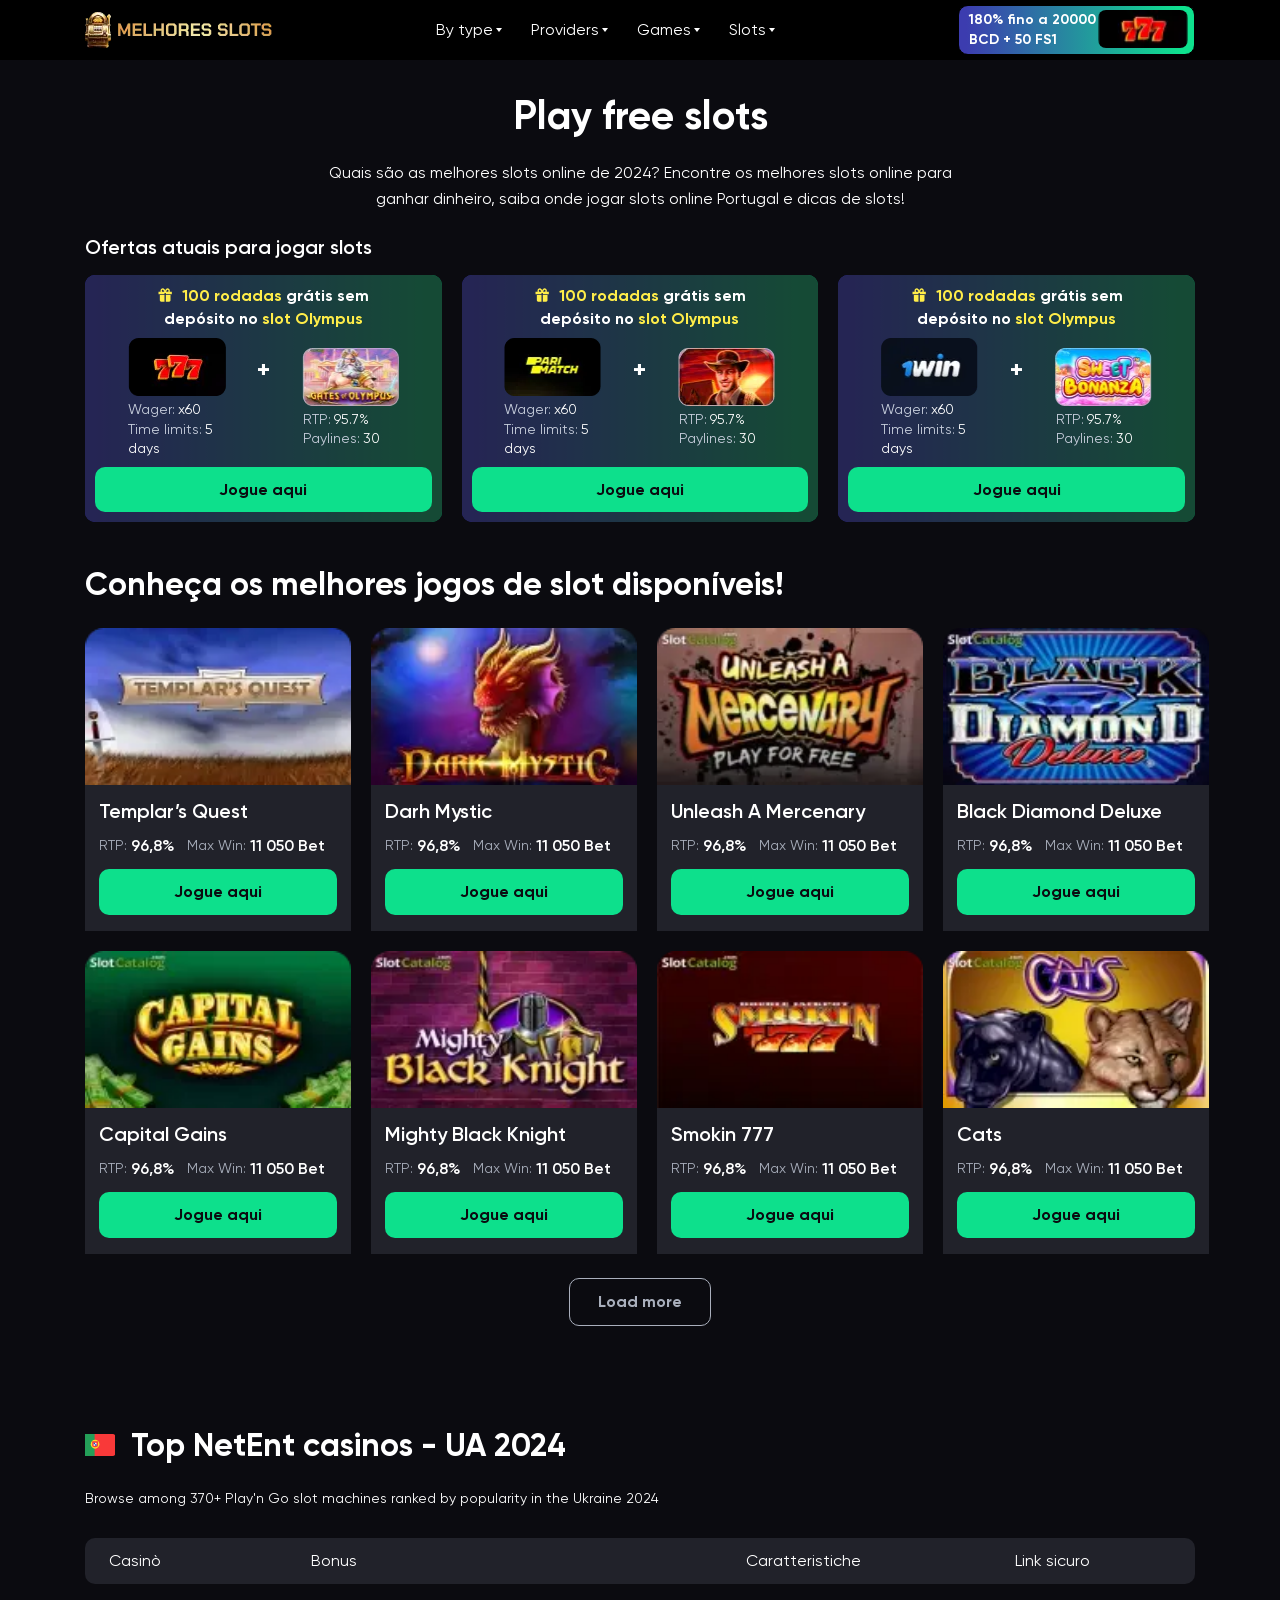
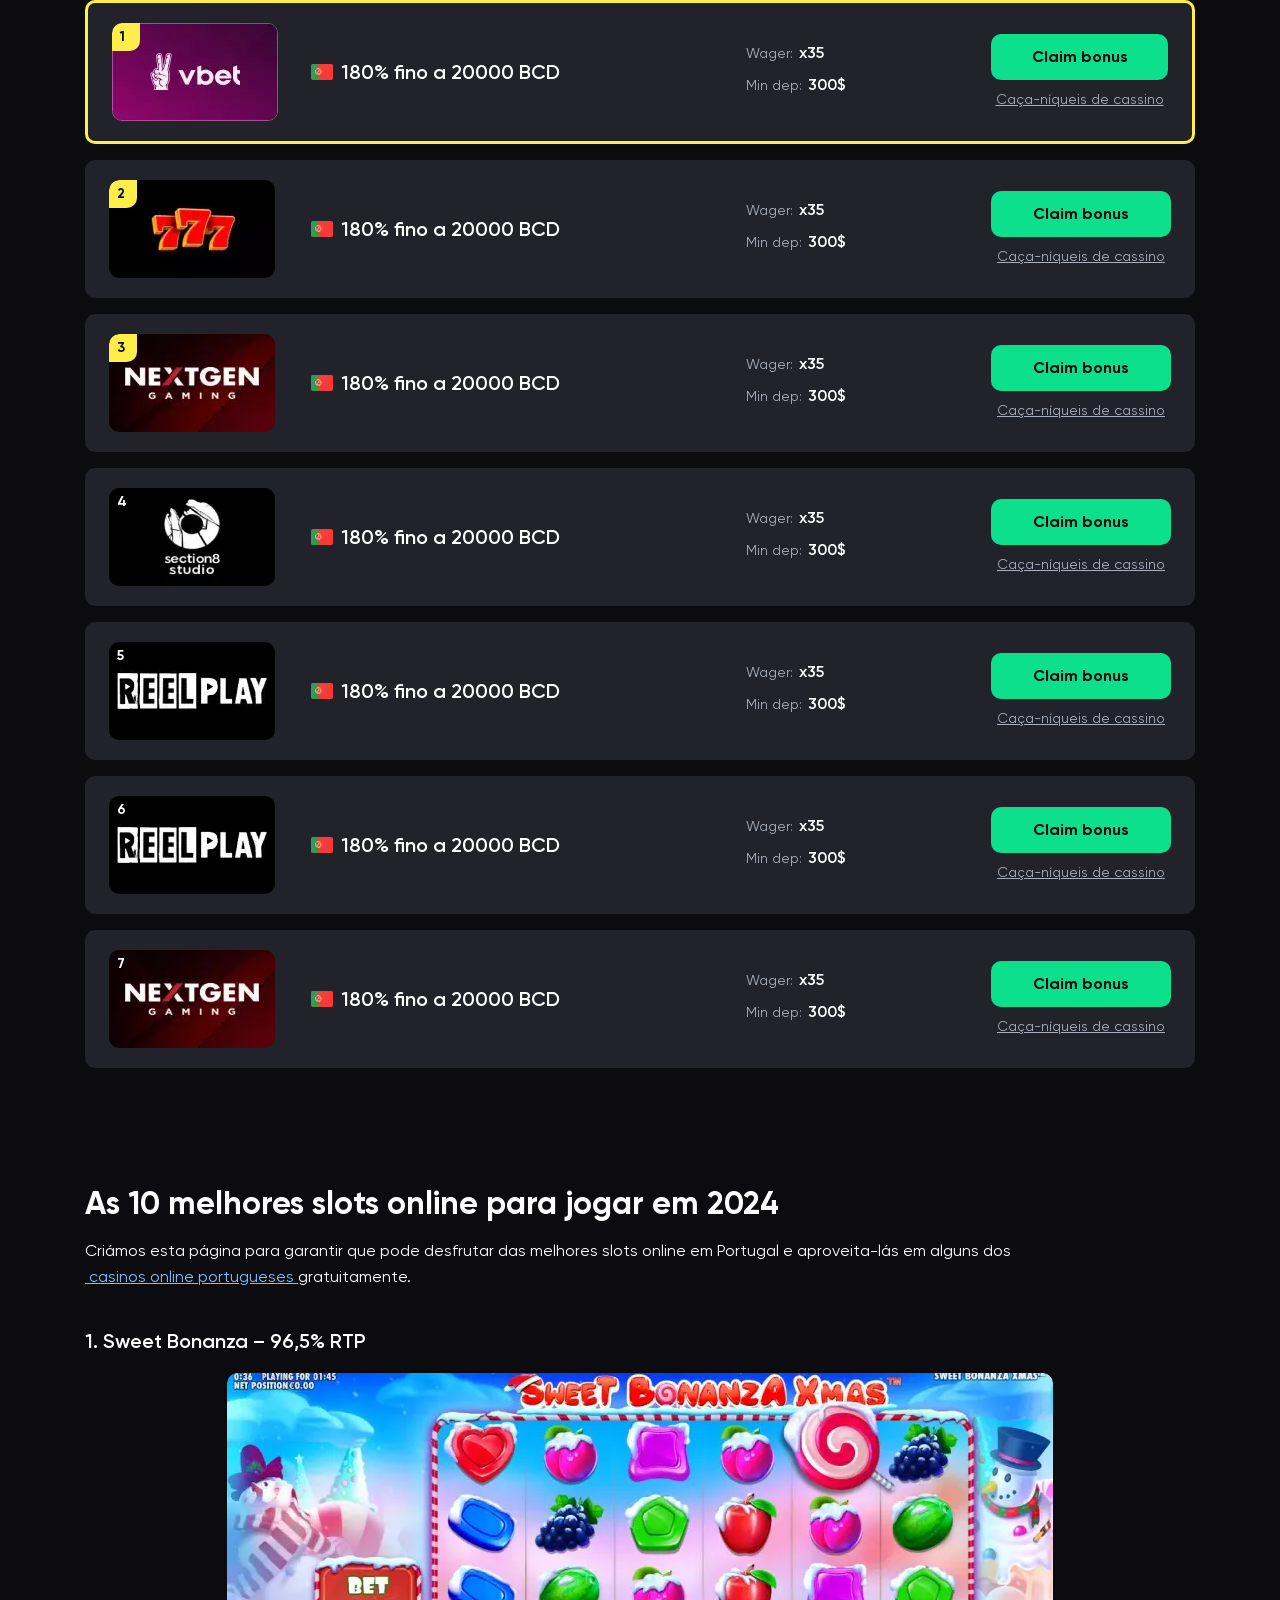
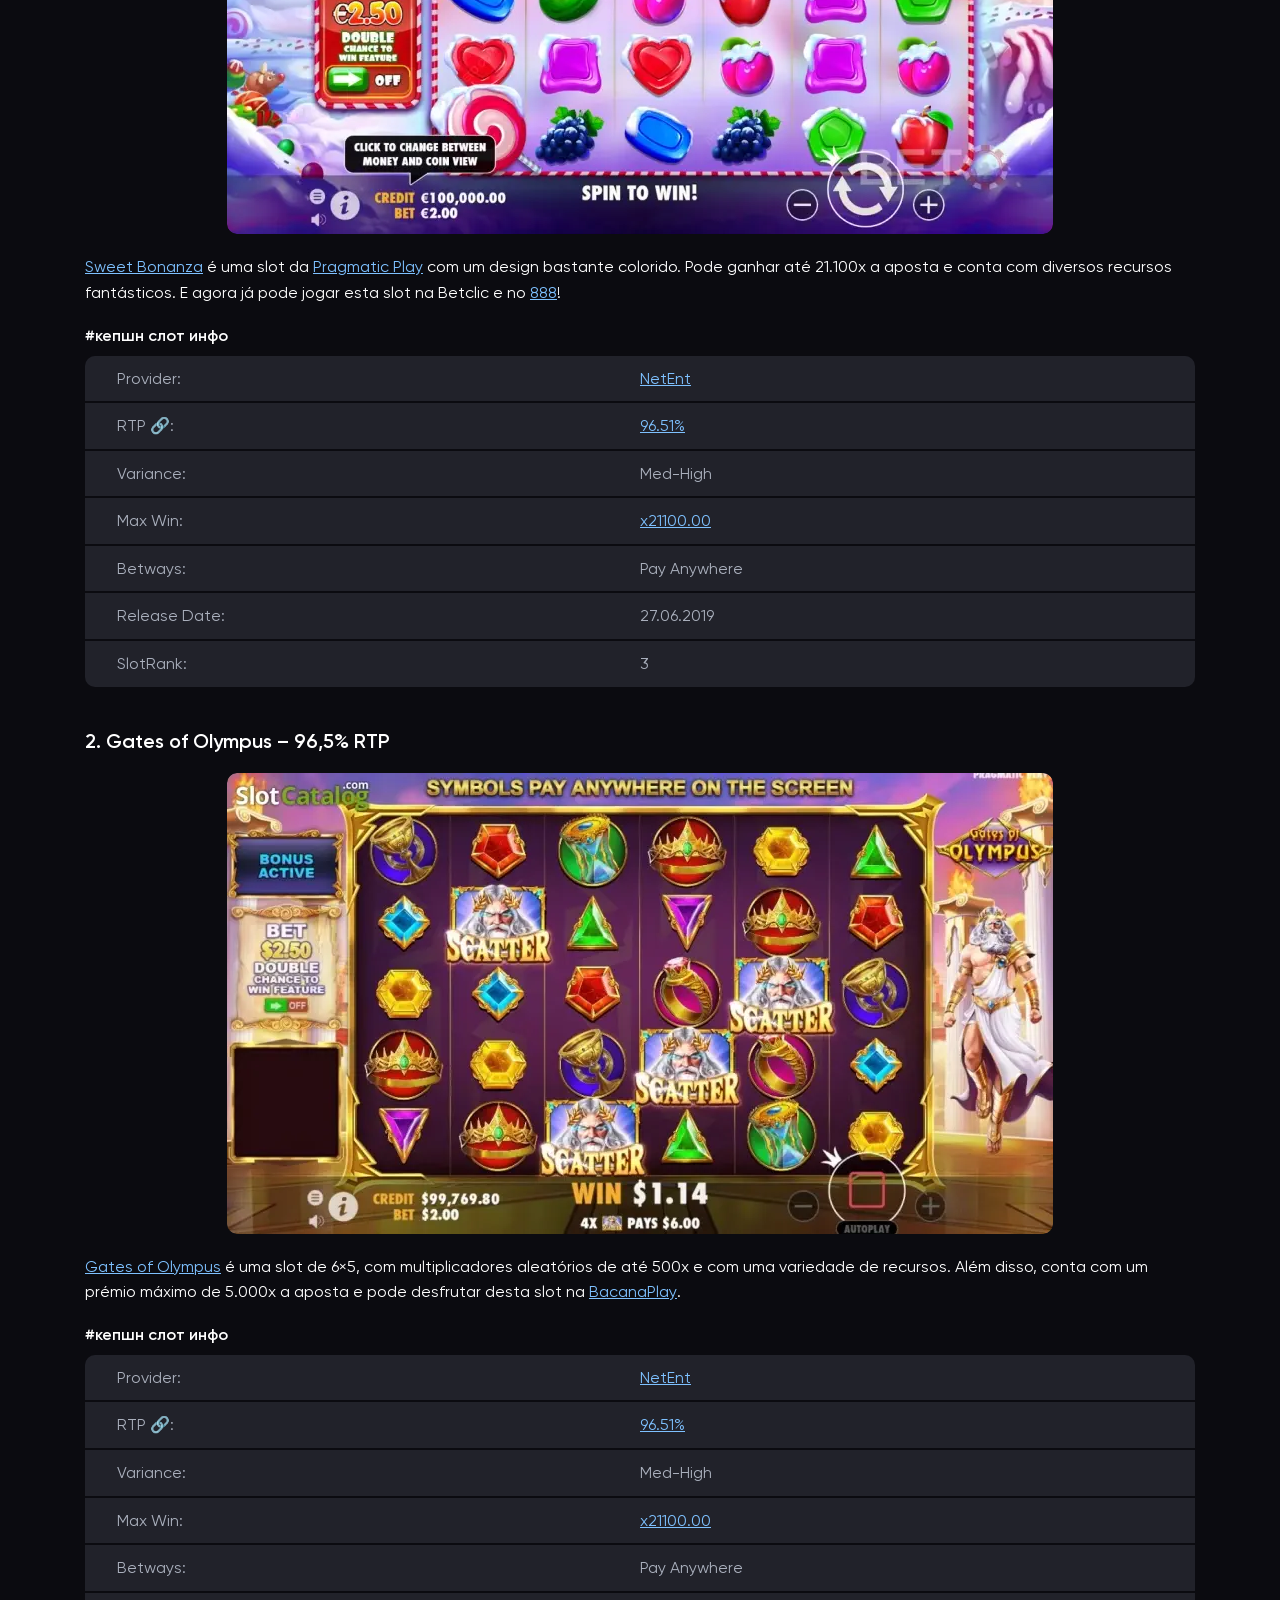
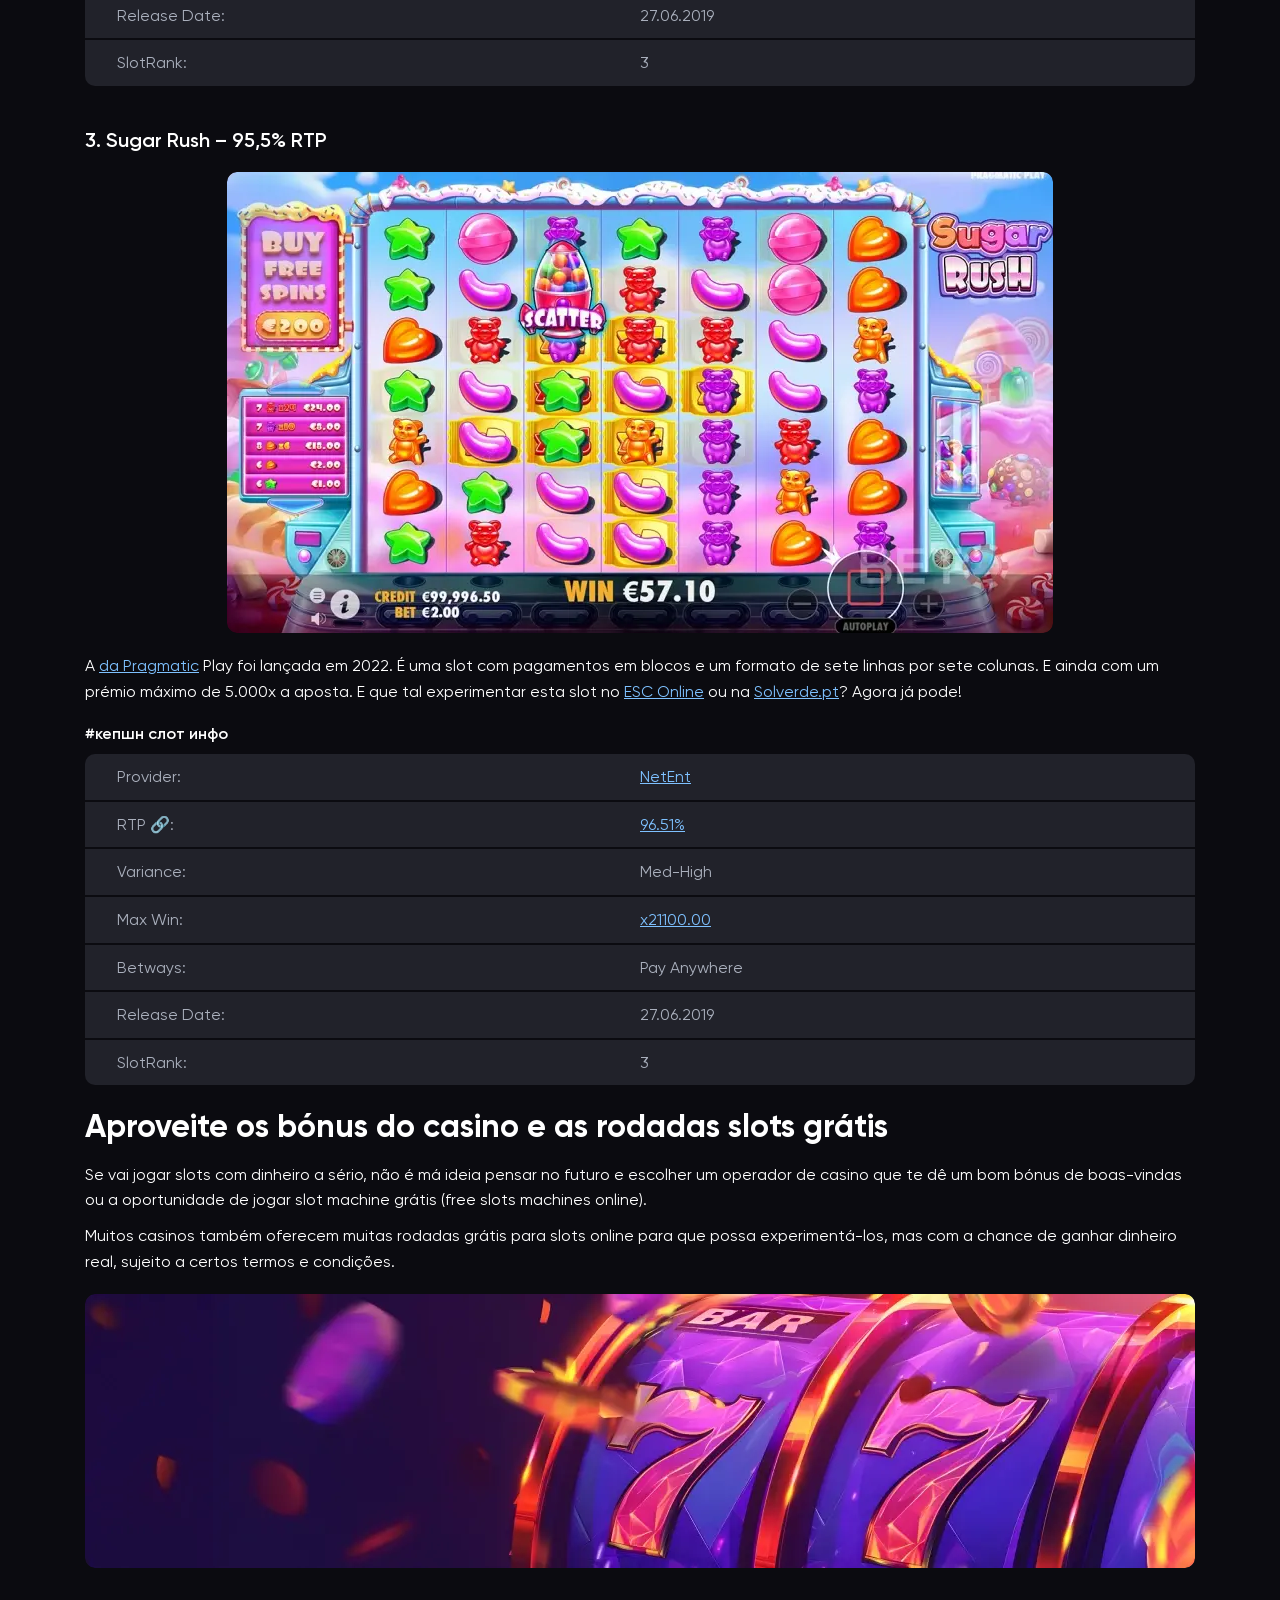
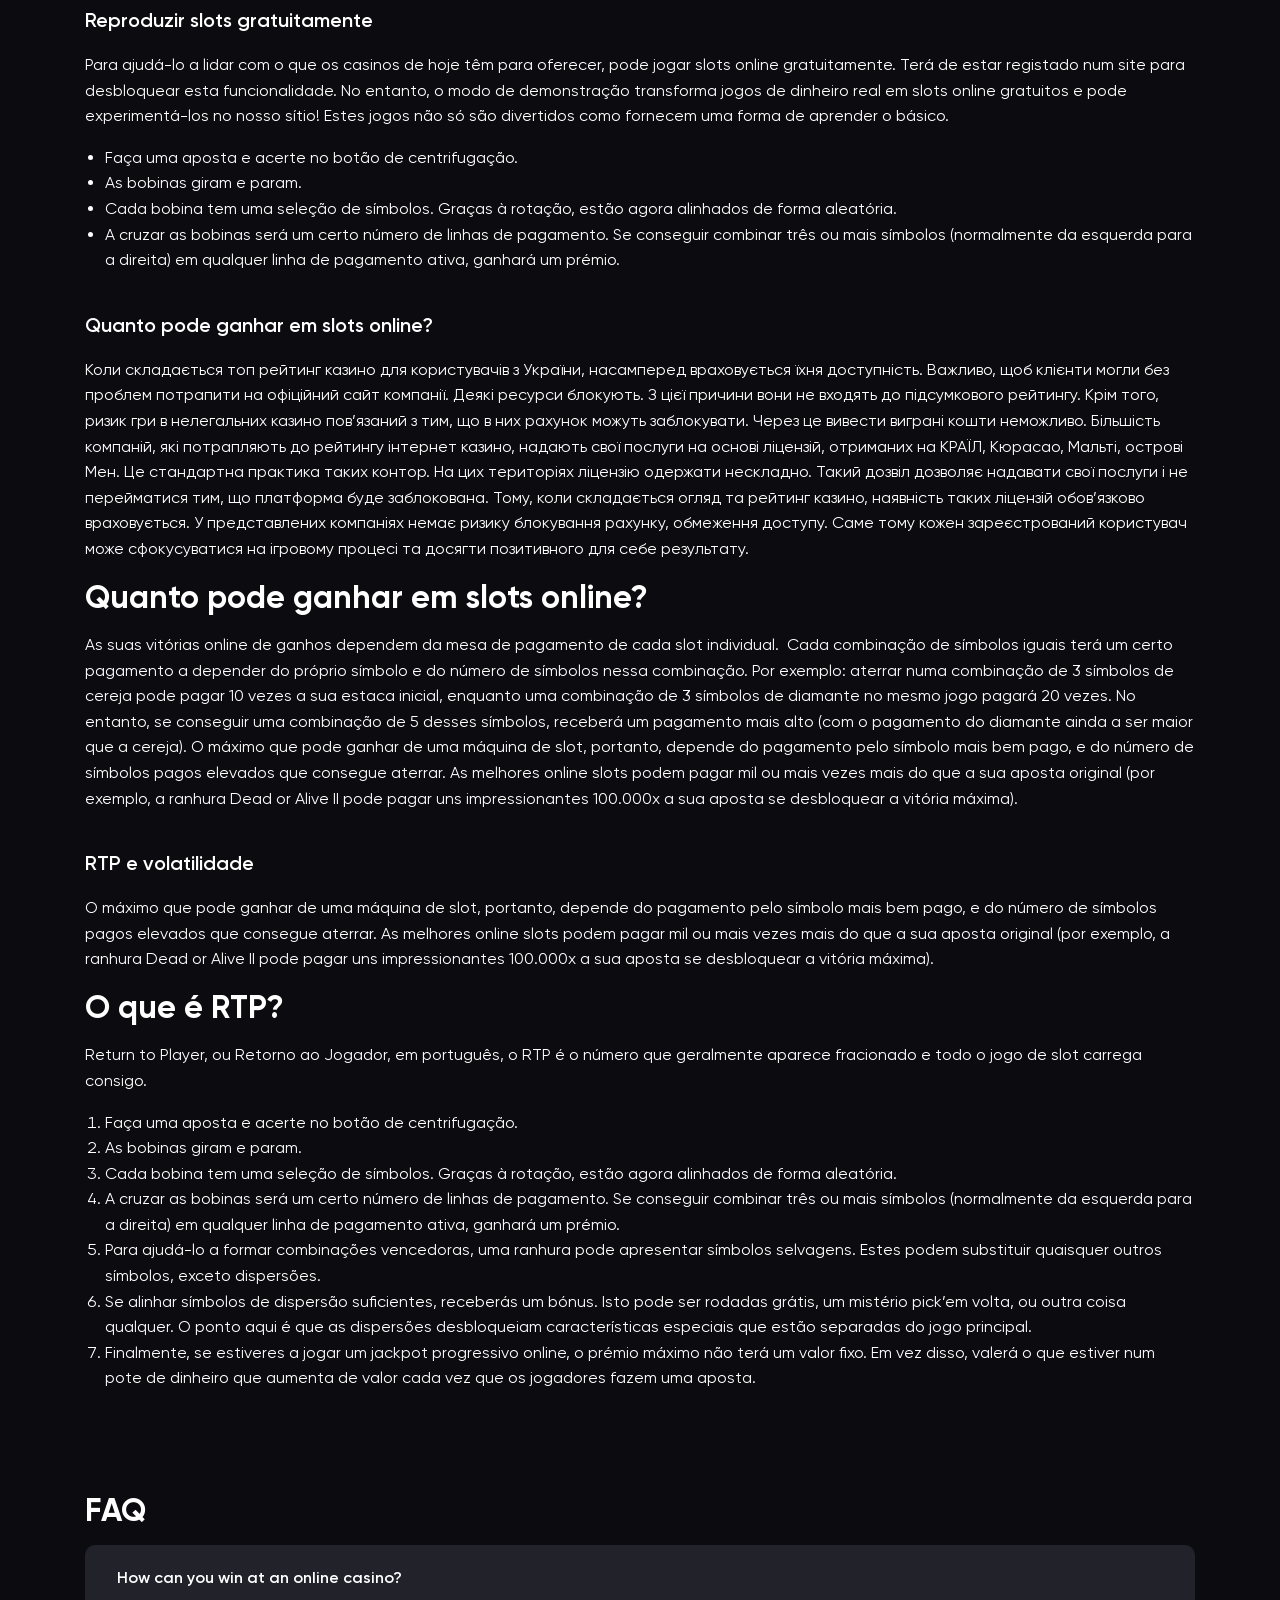
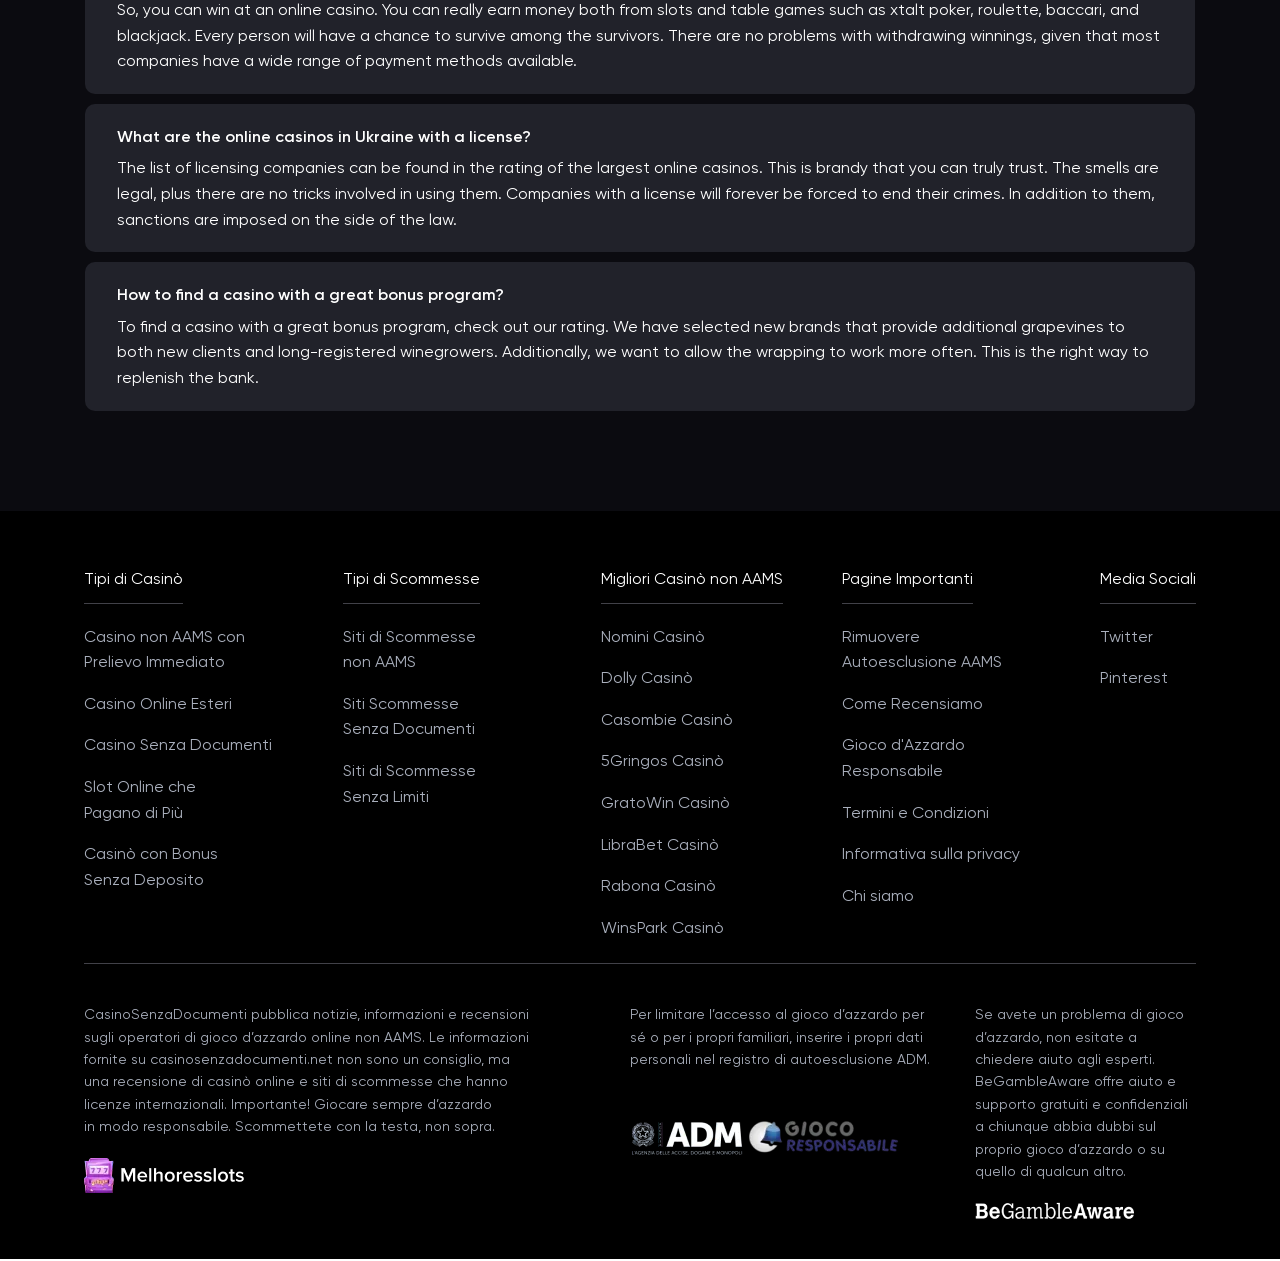
<file: index.html>
<!doctype html>
<html lang="en">

<head>
	<title>MainPage</title>
	<meta charset="UTF-8">
	<meta name="format-detection" content="telephone=no">
	<!-- <style>body{opacity: 0;}</style> -->
	<link rel="stylesheet" href="css/style.min.css?_v=20240708155504">
	<link rel="shortcut icon" href="favicon.ico">
	<!-- <meta name="robots" content="noindex, nofollow"> -->
	<meta name="viewport" content="width=device-width, initial-scale=1.0">
</head>

<body>
	<div class="wrapper">
		<header class="header" data-scroll="80" data-scroll-show="500">
			<div class="header__container">
				<a href="#" class="header__logo" aria-label="link to main page"></a>
				<div data-da=".header__container,767.98,3" class="header__menu menu">
					<button type="button" aria-label="menu open" class="menu__icon icon-menu">
						<span></span>
					</button>
					<nav class="menu__body">
						<div data-spollers="768" data-one-spoller class="menu__list">
							<details class="menu__item">
								<summary class="menu__link">By type</summary>
								<ul class="menu__sub-list">
									<li>
										<a href="#"><span>3 reels</span><span>34</span></a>
									</li>
									<li>
										<a href="#"><span>4 reels</span><span>2</span></a>
									</li>
									<li>
										<a href="#"><span>5 reels</span><span>3</span></a>
									</li>
									<li>
										<a href="#"><span>6 reels</span><span>5</span></a>
									</li>
									<li>
										<a href="#"><span>7 reels</span><span>4</span></a>
									</li>
									<li>
										<a href="#"><span>10 reels</span><span>34</span></a>
									</li>
									<li>
										<a href="#"><span>Bonus Buy</span><span>2</span></a>
									</li>
									<li>
										<a href="#"><span>Bonus Rounds</span><span>3</span></a>
									</li>
									<li>
										<a href="#"><span>Free Spins</span><span>5</span></a>
									</li>
									<li>
										<a href="#"><span>Highest RTP Slots</span><span>4</span></a>
									</li>
									<li>
										<a href="#"><span>Re-Spins</span><span>2</span></a>
									</li>
									<li>
										<a href="#"><span>Multiplier Symbols</span><span>3</span></a>
									</li>
									<li>
										<a href="#"><span>Megaways</span><span>5</span></a>
									</li>
									<li>
										<a href="#"><span>Scatter Symbols</span><span>4</span></a>
									</li>
								</ul>
							</details>
							<details class="menu__item">
								<summary class="menu__link">Providers</summary>
								<ul class="menu__sub-list">
									<li>
										<a href="#"><span>3 reels</span><span>34</span></a>
									</li>
									<li>
										<a href="#"><span>4 reels</span><span>2</span></a>
									</li>
									<li>
										<a href="#"><span>5 reels</span><span>3</span></a>
									</li>
									<li>
										<a href="#"><span>6 reels</span><span>5</span></a>
									</li>
									<li>
										<a href="#"><span>7 reels</span><span>4</span></a>
									</li>
									<li>
										<a href="#"><span>10 reels</span><span>34</span></a>
									</li>
									<li>
										<a href="#"><span>Bonus Buy</span><span>2</span></a>
									</li>
									<li>
										<a href="#"><span>Bonus Rounds</span><span>3</span></a>
									</li>
									<li>
										<a href="#"><span>Free Spins</span><span>5</span></a>
									</li>
									<li>
										<a href="#"><span>Highest RTP Slots</span><span>4</span></a>
									</li>
									<li>
										<a href="#"><span>Re-Spins</span><span>2</span></a>
									</li>
								</ul>
							</details>
							<details class="menu__item">
								<summary class="menu__link">Games</summary>
								<ul class="menu__sub-list">
									<li>
										<a href="#"><span>Bonus Buy</span><span>2</span></a>
									</li>
									<li>
										<a href="#"><span>Bonus Rounds</span><span>3</span></a>
									</li>
									<li>
										<a href="#"><span>Free Spins</span><span>5</span></a>
									</li>
									<li>
										<a href="#"><span>Highest RTP Slots</span><span>4</span></a>
									</li>
									<li>
										<a href="#"><span>Re-Spins</span><span>2</span></a>
									</li>
								</ul>
							</details>
							<details class="menu__item">
								<summary class="menu__link">Slots</summary>
								<ul class="menu__sub-list">
									<li>
										<a href="#"><span>Bonus Buy</span><span>2</span></a>
									</li>
									<li>
										<a href="#"><span>Bonus Rounds</span><span>3</span></a>
									</li>
									<li>
										<a href="#"><span>Free Spins</span><span>5</span></a>
									</li>
									<li>
										<a href="#"><span>Highest RTP Slots</span><span>4</span></a>
									</li>
									<li>
										<a href="#"><span>Re-Spins</span><span>2</span></a>
									</li>
								</ul>
							</details>
						</div>
					</nav>
				</div>
				<div class="flet">
					<p>
						<span>180% fino a 20000</span>
						<span>BCD + 50 FS1</span>
					</p>
					<figure>
						<img src="img/icons/game-777.webp" alt="777" width="72" height="28" />
					</figure>
				</div>
			</div>
		</header>

		<main class="main">
			<div class="hero __container">
				<h1>Play free slots</h1>
				<p class="hero__sub-title">
					Quais são as melhores slots online de 2024? Encontre os melhores
					slots online para ganhar dinheiro, saiba onde jogar slots online
					Portugal e dicas de slots!
				</p>
			</div>
			<section class="offers __container">
				<h2>Ofertas atuais para jogar slots</h2>
				<ul class="offers__list">
					<li>
						<a class="offer" href="#">
							<p class="offer__title">
								<svg width="17" height="16" viewBox="0 0 17 16" fill="none" xmlns="http://www.w3.org/2000/svg">
									<path d="M3.50024 7.99992H2.83358V13.3333C2.83358 14.0693 3.43091 14.6666 4.16691 14.6666H7.50024V7.99992H4.16691H3.50024ZM12.1669 7.99992H8.83358V14.6666H12.1669C12.9029 14.6666 13.5002 14.0693 13.5002 13.3333V7.99992H12.8336H12.1669ZM12.6942 4.66659C12.7816 4.39259 12.8336 4.06392 12.8336 3.66659C12.8336 2.37992 11.7869 1.33325 10.5002 1.33325C9.41891 1.33325 8.69691 2.32125 8.23091 3.38992C7.77158 2.37992 7.01291 1.33325 5.83358 1.33325C4.54691 1.33325 3.50024 2.37992 3.50024 3.66659C3.50024 4.06392 3.55291 4.39259 3.63958 4.66659H1.50024V7.33325H7.50024V5.99992H8.16691H8.83358V6.06059V7.33325H14.8336V4.66659H12.6942ZM4.83358 3.66659C4.83358 3.11525 5.28224 2.66659 5.83358 2.66659C6.42558 2.66659 6.97624 3.68325 7.29891 4.66659H5.50024C5.25091 4.66659 4.83358 4.66659 4.83358 3.66659ZM10.5002 2.66659C11.0516 2.66659 11.5002 3.11525 11.5002 3.66659C11.5002 4.66659 11.0829 4.66659 10.8336 4.66659H9.18224C9.52224 3.61592 10.0162 2.66659 10.5002 2.66659Z" fill="#FFED49" />
								</svg>
								<span>100 rodadas</span> grátis sem<br />
								depósito no <span>slot Olympus</span>
							</p>
							<div class="offer__block">
								<div>
									<figure>
										<img src="img/icons/game-777-2.webp" alt="Game 777" width="98" height="58" />
									</figure>
									<div class="offer__features">
										<p><span>Wager:</span>х60</p>
										<p><span>Time limits:</span>5 days</p>
									</div>
								</div>
								<span>+</span>
								<div>
									<figure>
										<img src="img/icons/game-gates-olympus.webp" alt="Game 777" width="97" height="58" />
									</figure>
									<div class="offer__features">
										<p><span>RTP:</span>95.7%</p>
										<p><span>Paylines:</span>30</p>
									</div>
								</div>
							</div>
							<div class="btn-primary">Jogue aqui</div>
						</a>
					</li>
					<li>
						<a class="offer" href="#">
							<p class="offer__title">
								<svg width="17" height="16" viewBox="0 0 17 16" fill="none" xmlns="http://www.w3.org/2000/svg">
									<path d="M3.50024 7.99992H2.83358V13.3333C2.83358 14.0693 3.43091 14.6666 4.16691 14.6666H7.50024V7.99992H4.16691H3.50024ZM12.1669 7.99992H8.83358V14.6666H12.1669C12.9029 14.6666 13.5002 14.0693 13.5002 13.3333V7.99992H12.8336H12.1669ZM12.6942 4.66659C12.7816 4.39259 12.8336 4.06392 12.8336 3.66659C12.8336 2.37992 11.7869 1.33325 10.5002 1.33325C9.41891 1.33325 8.69691 2.32125 8.23091 3.38992C7.77158 2.37992 7.01291 1.33325 5.83358 1.33325C4.54691 1.33325 3.50024 2.37992 3.50024 3.66659C3.50024 4.06392 3.55291 4.39259 3.63958 4.66659H1.50024V7.33325H7.50024V5.99992H8.16691H8.83358V6.06059V7.33325H14.8336V4.66659H12.6942ZM4.83358 3.66659C4.83358 3.11525 5.28224 2.66659 5.83358 2.66659C6.42558 2.66659 6.97624 3.68325 7.29891 4.66659H5.50024C5.25091 4.66659 4.83358 4.66659 4.83358 3.66659ZM10.5002 2.66659C11.0516 2.66659 11.5002 3.11525 11.5002 3.66659C11.5002 4.66659 11.0829 4.66659 10.8336 4.66659H9.18224C9.52224 3.61592 10.0162 2.66659 10.5002 2.66659Z" fill="#FFED49" />
								</svg>
								<span>100 rodadas</span> grátis sem<br />
								depósito no <span>slot Olympus</span>
							</p>
							<div class="offer__block">
								<div>
									<figure>
										<img src="img/icons/game-parimatch.webp" alt="parimatch" width="97" height="58" />
									</figure>
									<div class="offer__features">
										<p><span>Wager:</span>х60</p>
										<p><span>Time limits:</span>5 days</p>
									</div>
								</div>
								<span>+</span>
								<div>
									<figure>
										<img src="img/icons/game-indian.webp" alt="indian" width="97" height="58" />
									</figure>
									<div class="offer__features">
										<p><span>RTP:</span>95.7%</p>
										<p><span>Paylines:</span>30</p>
									</div>
								</div>
							</div>
							<div class="btn-primary">Jogue aqui</div>
						</a>
					</li>
					<li>
						<a class="offer" href="#">
							<p class="offer__title">
								<svg width="17" height="16" viewBox="0 0 17 16" fill="none" xmlns="http://www.w3.org/2000/svg">
									<path d="M3.50024 7.99992H2.83358V13.3333C2.83358 14.0693 3.43091 14.6666 4.16691 14.6666H7.50024V7.99992H4.16691H3.50024ZM12.1669 7.99992H8.83358V14.6666H12.1669C12.9029 14.6666 13.5002 14.0693 13.5002 13.3333V7.99992H12.8336H12.1669ZM12.6942 4.66659C12.7816 4.39259 12.8336 4.06392 12.8336 3.66659C12.8336 2.37992 11.7869 1.33325 10.5002 1.33325C9.41891 1.33325 8.69691 2.32125 8.23091 3.38992C7.77158 2.37992 7.01291 1.33325 5.83358 1.33325C4.54691 1.33325 3.50024 2.37992 3.50024 3.66659C3.50024 4.06392 3.55291 4.39259 3.63958 4.66659H1.50024V7.33325H7.50024V5.99992H8.16691H8.83358V6.06059V7.33325H14.8336V4.66659H12.6942ZM4.83358 3.66659C4.83358 3.11525 5.28224 2.66659 5.83358 2.66659C6.42558 2.66659 6.97624 3.68325 7.29891 4.66659H5.50024C5.25091 4.66659 4.83358 4.66659 4.83358 3.66659ZM10.5002 2.66659C11.0516 2.66659 11.5002 3.11525 11.5002 3.66659C11.5002 4.66659 11.0829 4.66659 10.8336 4.66659H9.18224C9.52224 3.61592 10.0162 2.66659 10.5002 2.66659Z" fill="#FFED49" />
								</svg>
								<span>100 rodadas</span> grátis sem<br />
								depósito no <span>slot Olympus</span>
							</p>
							<div class="offer__block">
								<div>
									<figure>
										<img src="img/icons/game-1win.webp" alt="1win" width="97" height="58" />
									</figure>
									<div class="offer__features">
										<p><span>Wager:</span>х60</p>
										<p><span>Time limits:</span>5 days</p>
									</div>
								</div>
								<span>+</span>
								<div>
									<figure>
										<img src="img/icons/game-sweetbananza.webp" alt="sweetbananza" width="97" height="58" />
									</figure>
									<div class="offer__features">
										<p><span>RTP:</span>95.7%</p>
										<p><span>Paylines:</span>30</p>
									</div>
								</div>
							</div>
							<div class="btn-primary">Jogue aqui</div>
						</a>
					</li>
				</ul>
			</section>
			<section class="best-slots __container">
				<h2>Conheça os melhores jogos de slot disponíveis!</h2>
				<ul class="best-slots__list">
					<li>
						<div class="best-slot">
							<picture>
								<source media="(max-width: 769px)" srcset="img/slots/slot-1-166-98.webp" />
								<source media="(min-width: 800px)" srcset="img/slots/slot-1-263-156.webp" />
								<img class="main-img" src="img/slots/slot-1-166-98.webp" alt="slot 1" width="166" height="98" />
							</picture>
							<div class="best-slot__content">
								<a href="#">Templar’s Quest</a>
								<ul>
									<li><span>RTP:</span><span>96,8%</span></li>
									<li><span>Max Win: </span><span>11 050 Bet</span></li>
								</ul>
								<button class="btn-primary">Jogue aqui</button>
							</div>
						</div>
					</li>
					<li>
						<div class="best-slot">
							<picture>
								<source media="(max-width: 769px)" srcset="img/slots/slot-2-166-98.webp" />
								<source media="(min-width: 800px)" srcset="img/slots/slot-2-263-156.webp" />
								<img class="main-img" src="img/slots/slot-1-166-98.webp" alt="slot 1" width="166" height="98" />
							</picture>
							<div class="best-slot__content">
								<a href="#">Darh Mystic</a>
								<ul>
									<li><span>RTP:</span><span>96,8%</span></li>
									<li><span>Max Win: </span><span>11 050 Bet</span></li>
								</ul>
								<button class="btn-primary">Jogue aqui</button>
							</div>
						</div>
					</li>
					<li>
						<div class="best-slot">
							<picture>
								<source media="(max-width: 769px)" srcset="img/slots/slot-3-166-98.webp" />
								<source media="(min-width: 800px)" srcset="img/slots/slot-3-263-156.webp" />
								<img class="main-img" src="img/slots/slot-3-166-98.webp" alt="slot 1" width="166" height="98" />
							</picture>
							<div class="best-slot__content">
								<a href="#">Unleash A Mercenary</a>
								<ul>
									<li><span>RTP:</span><span>96,8%</span></li>
									<li><span>Max Win: </span><span>11 050 Bet</span></li>
								</ul>
								<button class="btn-primary">Jogue aqui</button>
							</div>
						</div>
					</li>
					<li>
						<div class="best-slot">
							<picture>
								<source media="(max-width: 769px)" srcset="img/slots/slot-4-166-98.webp" />
								<source media="(min-width: 800px)" srcset="img/slots/slot-4-263-156.webp" />
								<img class="main-img" src="img/slots/slot-4-166-98.webp" alt="slot 1" width="166" height="98" />
							</picture>
							<div class="best-slot__content">
								<a href="#">Black Diamond Deluxe</a>
								<ul>
									<li><span>RTP:</span><span>96,8%</span></li>
									<li><span>Max Win: </span><span>11 050 Bet</span></li>
								</ul>
								<button class="btn-primary">Jogue aqui</button>
							</div>
						</div>
					</li>
					<li>
						<div class="best-slot">
							<picture>
								<source media="(max-width: 769px)" srcset="img/slots/slot-5-166-98.webp" />
								<source media="(min-width: 800px)" srcset="img/slots/slot-5-263-156.webp" />
								<img class="main-img" src="img/slots/slot-5-166-98.webp" alt="slot 5" width="166" height="98" />
							</picture>
							<div class="best-slot__content">
								<a href="#">Capital Gains</a>
								<ul>
									<li><span>RTP:</span><span>96,8%</span></li>
									<li><span>Max Win: </span><span>11 050 Bet</span></li>
								</ul>
								<button class="btn-primary">Jogue aqui</button>
							</div>
						</div>
					</li>
					<li>
						<div class="best-slot">
							<picture>
								<source media="(max-width: 769px)" srcset="img/slots/slot-6-166-98.webp" />
								<source media="(min-width: 800px)" srcset="img/slots/slot-6-263-156.webp" />
								<img class="main-img" src="img/slots/slot-6-166-98.webp" alt="slot 5" width="166" height="98" />
							</picture>
							<div class="best-slot__content">
								<a href="#">Mighty Black Knight</a>
								<ul>
									<li><span>RTP:</span><span>96,8%</span></li>
									<li><span>Max Win: </span><span>11 050 Bet</span></li>
								</ul>
								<button class="btn-primary">Jogue aqui</button>
							</div>
						</div>
					</li>
					<li>
						<div class="best-slot">
							<picture>
								<source media="(max-width: 769px)" srcset="img/slots/slot-7-166-98.webp" />
								<source media="(min-width: 800px)" srcset="img/slots/slot-7-263-156.webp" />
								<img class="main-img" src="img/slots/slot-7-166-98.webp" alt="slot 5" width="166" height="98" />
							</picture>
							<div class="best-slot__content">
								<a href="#">Smokin 777</a>
								<ul>
									<li><span>RTP:</span><span>96,8%</span></li>
									<li><span>Max Win: </span><span>11 050 Bet</span></li>
								</ul>
								<button class="btn-primary">Jogue aqui</button>
							</div>
						</div>
					</li>
					<li>
						<div class="best-slot">
							<picture>
								<source media="(max-width: 769px)" srcset="img/slots/slot-8-166-98.webp" />
								<source media="(min-width: 800px)" srcset="img/slots/slot-8-263-156.webp" />
								<img class="main-img" src="img/slots/slot-8-166-98.webp" alt="slot 5" width="166" height="98" />
							</picture>
							<div class="best-slot__content">
								<a href="#">Cats</a>
								<ul>
									<li><span>RTP:</span><span>96,8%</span></li>
									<li><span>Max Win: </span><span>11 050 Bet</span></li>
								</ul>
								<button class="btn-primary">Jogue aqui</button>
							</div>
						</div>
					</li>
				</ul>
				<button class="best-slots__more btn-load">Load more</button>
			</section>
			<section class="top-list">
				<div class="top-list__container">
					<h2>
						<svg xmlns="http://www.w3.org/2000/svg" fill="none" viewBox="0 0 30 22" width="30" height="22">
							<g clip-path="url(#a)">
								<rect width="30.25" height="22" fill="#F93939" rx="2.75" />
								<path fill="#249F58" fill-rule="evenodd" d="M0 0h9.625v22H0V0z" clip-rule="evenodd" />
								<path fill="#FFDA2C" d="M10.083 14.667c2.387 0 4.322-1.97 4.322-4.4 0-2.43-1.935-4.4-4.322-4.4s-4.321 1.97-4.321 4.4c0 2.43 1.934 4.4 4.321 4.4z" />
								<path fill="#F93939" fill-rule="evenodd" d="M12.964 11.733v-4.4H7.203v4.4c0 .81 1.289 1.467 2.88 1.467 1.592 0 2.881-.657 2.881-1.467z" clip-rule="evenodd" />
								<path fill="#fff" fill-rule="evenodd" d="M8.644 8.8h2.88v2.933h-2.88V8.8z" clip-rule="evenodd" />
								<path fill="#1A47B8" fill-rule="evenodd" d="M8.644 8.8h1.44v1.466h-1.44V8.8zm1.44 1.466h1.44v1.467h-1.44v-1.466z" clip-rule="evenodd" />
							</g>
							<defs>
								<clipPath id="a">
									<path fill="#fff" d="M0 0h30v22H0z" />
								</clipPath>
							</defs>
						</svg>
						Top NetEnt casinos - UA 2024
					</h2>
					<p>
						Browse among 370+ Play'n Go slot machines ranked by popularity in
						the Ukraine 2024
					</p>

					<table class="table-review">
						<thead>
							<tr>
								<th>Casinò</th>
								<th>Bonus</th>
								<th>Caratteristiche</th>
								<th>Link sicuro</th>
							</tr>
						</thead>
						<tbody>
							<tr>
								<td>
									<figure>
										<img src="img/listing/list-1.webp" width="166" height="98" alt="Image" />
									</figure>
								</td>
								<td>
									<img src="img/icons/icon-pt-2.webp" width="22" height="16" alt="Image" />180% fino a 20000 BCD
								</td>
								<td>
									<ul>
										<li><span>Wager:</span><span> x35</span></li>
										<li><span>Min dep:</span><span> 300$</span></li>
									</ul>
								</td>
								<td>
									<a class="btn-primary" href="#">Claim bonus</a>
									<p>Caça-níqueis de cassino</p>
								</td>
							</tr>
							<tr>
								<td>
									<figure>
										<img src="img/listing/list-2.webp" width="166" height="98" alt="Image" />
									</figure>
								</td>
								<td>
									<img src="img/icons/icon-pt-2.webp" width="22" height="16" alt="Image" />180% fino a 20000 BCD
								</td>
								<td>
									<ul>
										<li><span>Wager:</span><span> x35</span></li>
										<li><span>Min dep:</span><span> 300$</span></li>
									</ul>
								</td>
								<td>
									<a class="btn-primary" href="#">Claim bonus</a>
									<p>Caça-níqueis de cassino</p>
								</td>
							</tr>
							<tr>
								<td>
									<figure>
										<img src="img/listing/list-3.webp" width="166" height="98" alt="Image" />
									</figure>
								</td>
								<td>
									<img src="img/icons/icon-pt-2.webp" width="22" height="16" alt="Image" />180% fino a 20000 BCD
								</td>
								<td>
									<ul>
										<li><span>Wager:</span><span> x35</span></li>
										<li><span>Min dep:</span><span> 300$</span></li>
									</ul>
								</td>
								<td>
									<a class="btn-primary" href="#">Claim bonus</a>
									<p>Caça-níqueis de cassino</p>
								</td>
							</tr>
							<tr>
								<td>
									<figure>
										<img src="img/listing/list-4.webp" width="166" height="98" alt="Image" />
									</figure>
								</td>
								<td>
									<img src="img/icons/icon-pt-2.webp" width="22" height="16" alt="Image" />180% fino a 20000 BCD
								</td>
								<td>
									<ul>
										<li><span>Wager:</span><span> x35</span></li>
										<li><span>Min dep:</span><span> 300$</span></li>
									</ul>
								</td>
								<td>
									<a class="btn-primary" href="#">Claim bonus</a>
									<p>Caça-níqueis de cassino</p>
								</td>
							</tr>
							<tr>
								<td>
									<figure>
										<img src="img/listing/list-5.webp" width="166" height="98" alt="Image" />
									</figure>
								</td>
								<td>
									<img src="img/icons/icon-pt-2.webp" width="22" height="16" alt="Image" />180% fino a 20000 BCD
								</td>
								<td>
									<ul>
										<li><span>Wager:</span><span> x35</span></li>
										<li><span>Min dep:</span><span> 300$</span></li>
									</ul>
								</td>
								<td>
									<a class="btn-primary" href="#">Claim bonus</a>
									<p>Caça-níqueis de cassino</p>
								</td>
							</tr>
							<tr>
								<td>
									<figure>
										<img src="img/listing/list-5.webp" width="166" height="98" alt="Image" />
									</figure>
								</td>
								<td>
									<img src="img/icons/icon-pt-2.webp" width="22" height="16" alt="Image" />180% fino a 20000 BCD
								</td>
								<td>
									<ul>
										<li><span>Wager:</span><span> x35</span></li>
										<li><span>Min dep:</span><span> 300$</span></li>
									</ul>
								</td>
								<td>
									<a class="btn-primary" href="#">Claim bonus</a>
									<p>Caça-níqueis de cassino</p>
								</td>
							</tr>
							<tr>
								<td>
									<figure>
										<img src="img/listing/list-7.webp" width="166" height="98" alt="Image" />
									</figure>
								</td>
								<td>
									<img src="img/icons/icon-pt-2.webp" width="22" height="16" alt="Image" />180% fino a 20000 BCD
								</td>
								<td>
									<ul>
										<li><span>Wager:</span><span> x35</span></li>
										<li><span>Min dep:</span><span> 300$</span></li>
									</ul>
								</td>
								<td>
									<a class="btn-primary" href="#">Claim bonus</a>
									<p>Caça-níqueis de cassino</p>
								</td>
							</tr>
						</tbody>
					</table>
				</div>
			</section>
			<div class="seo-content __container">
				<section>
					<h2>As 10 melhores slots online para jogar em 2024</h2>
					<p>
						Criámos esta página para garantir que pode desfrutar das melhores
						slots online em Portugal e aproveita-lás em alguns dos
						<a href="#"> casinos online portugueses </a>gratuitamente.
					</p>
					<h3>1. Sweet Bonanza – 96,5% RTP</h3>
					<figure>
						<img src="img/seo/seo-1.webp" width="826" height="461" alt="Image" loading="lazy" />
					</figure>
					<p>
						<a href="#">Sweet Bonanza</a> é uma slot da
						<a href="#">Pragmatic Play</a> com um design bastante colorido.
						Pode ganhar até 21.100x a aposta e conta com diversos recursos
						fantásticos. E agora já pode jogar esta slot na Betclic e no
						<a href="#">888</a>!
					</p>
					<table>
						<caption>
							#кепшн слот инфо
						</caption>
						<tr>
							<th>Provider:</th>
							<td><a href="#">NetEnt</a></td>
						</tr>
						<tr>
							<th>RTP 🔗:</th>
							<td><a href="#">96.51%</a></td>
						</tr>
						<tr>
							<th>Variance:</th>
							<td>Med-High</td>
						</tr>
						<tr>
							<th>Max Win:</th>
							<td><a href="#">x21100.00</a></td>
						</tr>
						<tr>
							<th>Betways:</th>
							<td>Pay Anywhere</td>
						</tr>
						<tr>
							<th>Release Date:</th>
							<td>27.06.2019</td>
						</tr>
						<tr>
							<th>SlotRank:</th>
							<td>3</td>
						</tr>
					</table>
					<h3>2. Gates of Olympus – 96,5% RTP</h3>
					<figure>
						<img src="img/seo/seo-2.webp" loading="lazy" width="826" height="461" alt="Image" />
					</figure>
					<p>
						<a href="#">Gates of Olympus</a> é uma slot de 6×5, com
						multiplicadores aleatórios de até 500x e com uma variedade de
						recursos. Além disso, conta com um prémio máximo de 5.000x a
						aposta e pode desfrutar desta slot na <a href="#">BacanaPlay</a>.
					</p>
					<table>
						<caption>
							#кепшн слот инфо
						</caption>
						<tr>
							<th>Provider:</th>
							<td><a href="#">NetEnt</a></td>
						</tr>
						<tr>
							<th>RTP 🔗:</th>
							<td><a href="#">96.51%</a></td>
						</tr>
						<tr>
							<th>Variance:</th>
							<td>Med-High</td>
						</tr>
						<tr>
							<th>Max Win:</th>
							<td><a href="#">x21100.00</a></td>
						</tr>
						<tr>
							<th>Betways:</th>
							<td>Pay Anywhere</td>
						</tr>
						<tr>
							<th>Release Date:</th>
							<td>27.06.2019</td>
						</tr>
						<tr>
							<th>SlotRank:</th>
							<td>3</td>
						</tr>
					</table>
					<h3>3. Sugar Rush – 95,5% RTP</h3>
					<figure>
						<img src="img/seo/seo-3.webp" loading="lazy" width="826" height="461" alt="Image" />
					</figure>
					<p>
						A <a href="#">da Pragmatic</a> Play foi lançada em 2022. É
						uma slot com pagamentos em blocos e um formato de sete linhas por
						sete colunas. E ainda com um prémio máximo de 5.000x a aposta. E
						que tal experimentar esta slot no <a href="#">ESC Online</a> ou na
						<a href="#">Solverde.pt</a>? Agora já pode!
					</p>
					<table>
						<caption>
							#кепшн слот инфо
						</caption>
						<tr>
							<th>Provider:</th>
							<td><a href="#">NetEnt</a></td>
						</tr>
						<tr>
							<th>RTP 🔗:</th>
							<td><a href="#">96.51%</a></td>
						</tr>
						<tr>
							<th>Variance:</th>
							<td>Med-High</td>
						</tr>
						<tr>
							<th>Max Win:</th>
							<td><a href="#">x21100.00</a></td>
						</tr>
						<tr>
							<th>Betways:</th>
							<td>Pay Anywhere</td>
						</tr>
						<tr>
							<th>Release Date:</th>
							<td>27.06.2019</td>
						</tr>
						<tr>
							<th>SlotRank:</th>
							<td>3</td>
						</tr>
					</table>
				</section>
				<section>
					<h2>Aproveite os bónus do casino e as rodadas slots grátis</h2>
					<p>
						Se vai jogar slots com dinheiro a sério, não é má ideia pensar no
						futuro e escolher um operador de casino que te dê um bom bónus de
						boas-vindas ou a oportunidade de jogar slot machine grátis (free
						slots machines online).
					</p>
					<p>
						Muitos casinos também oferecem muitas rodadas grátis para slots
						online para que possa experimentá-los, mas com a chance de ganhar
						dinheiro real, sujeito a certos termos e condições.
					</p>
					<figure>
						<img src="img/seo/seo-4.webp" loading="lazy" width="1110" height="274" alt="Image" />
					</figure>
					<h3>Reproduzir slots gratuitamente</h3>
					<p>
						Para ajudá-lo a lidar com o que os casinos de hoje têm para
						oferecer, pode jogar slots online gratuitamente. Terá de estar
						registado num site para desbloquear esta funcionalidade. No
						entanto, o modo de demonstração transforma jogos de dinheiro real
						em slots online gratuitos e pode experimentá-los no nosso sítio!
						Estes jogos não só são divertidos como fornecem uma forma de
						aprender o básico.
					</p>
					<ul>
						<li>Faça uma aposta e acerte no botão de centrifugação.</li>
						<li>As bobinas giram e param.</li>
						<li>
							Cada bobina tem uma seleção de símbolos. Graças à rotação, estão
							agora alinhados de forma aleatória.
						</li>
						<li>
							A cruzar as bobinas será um certo número de linhas de pagamento.
							Se conseguir combinar três ou mais símbolos (normalmente da
							esquerda para a direita) em qualquer linha de pagamento ativa,
							ganhará um prémio.
						</li>
					</ul>

					<h3>Quanto pode ganhar em slots online?</h3>
					<p>
						Коли складається топ рейтинг казино для користувачів з України,
						насамперед враховується їхня доступність. Важливо, щоб клієнти
						могли без проблем потрапити на офіційний сайт компанії. Деякі
						ресурси блокують. З цієї причини вони не входять до підсумкового
						рейтингу. Крім того, ризик гри в нелегальних казино пов’язаний з
						тим, що в них рахунок можуть заблокувати. Через це вивести виграні
						кошти неможливо. Більшість компаній, які потрапляють до рейтингу
						інтернет казино, надають свої послуги на основі ліцензій,
						отриманих на КРАЇЛ, Кюрасао, Мальті, острові Мен. Це стандартна
						практика таких контор. На цих територіях ліцензію одержати
						нескладно. Такий дозвіл дозволяє надавати свої послуги і не
						перейматися тим, що платформа буде заблокована. Тому, коли
						складається огляд та рейтинг казино, наявність таких ліцензій
						обов’язково враховується. У представлених компаніях немає ризику
						блокування рахунку, обмеження доступу. Саме тому кожен
						зареєстрований користувач може сфокусуватися на ігровому процесі
						та досягти позитивного для себе результату.
					</p>
				</section>
				<section>
					<h2>Quanto pode ganhar em slots online?</h2>
					<p>
						As suas vitórias online de ganhos dependem da mesa de pagamento de
						cada slot individual.  Cada combinação de símbolos iguais terá um
						certo pagamento a depender do próprio símbolo e do número de
						símbolos nessa combinação. Por exemplo: aterrar numa combinação de
						3 símbolos de cereja pode pagar 10 vezes a sua estaca inicial,
						enquanto uma combinação de 3 símbolos de diamante no mesmo jogo
						pagará 20 vezes. No entanto, se conseguir uma combinação de 5
						desses símbolos, receberá um pagamento mais alto (com o pagamento
						do diamante ainda a ser maior que a cereja). O máximo que pode
						ganhar de uma máquina de slot, portanto, depende do pagamento pelo
						símbolo mais bem pago, e do número de símbolos pagos elevados que
						consegue aterrar. As melhores online slots podem pagar mil ou mais
						vezes mais do que a sua aposta original (por exemplo, a ranhura
						Dead or Alive II pode pagar uns impressionantes 100.000x a sua
						aposta se desbloquear a vitória máxima).
					</p>
					<h3>RTP e volatilidade</h3>
					<p>
						O máximo que pode ganhar de uma máquina de slot, portanto, depende
						do pagamento pelo símbolo mais bem pago, e do número de símbolos
						pagos elevados que consegue aterrar. As melhores online slots
						podem pagar mil ou mais vezes mais do que a sua aposta original
						(por exemplo, a ranhura Dead or Alive II pode pagar uns
						impressionantes 100.000x a sua aposta se desbloquear a vitória
						máxima).
					</p>
				</section>
				<section>
					<h2>O que é RTP?</h2>
					<p>
						Return to Player, ou Retorno ao Jogador, em português, o RTP é o
						número que geralmente aparece fracionado e todo o jogo de slot
						carrega consigo. 
					</p>
					<ol>
						<li>Faça uma aposta e acerte no botão de centrifugação.</li>
						<li>As bobinas giram e param.</li>
						<li>
							Cada bobina tem uma seleção de símbolos. Graças à rotação, estão
							agora alinhados de forma aleatória.
						</li>
						<li>
							A cruzar as bobinas será um certo número de linhas de pagamento.
							Se conseguir combinar três ou mais símbolos (normalmente da
							esquerda para a direita) em qualquer linha de pagamento ativa,
							ganhará um prémio.
						</li>
						<li>
							Para ajudá-lo a formar combinações vencedoras, uma ranhura pode
							apresentar símbolos selvagens. Estes podem substituir quaisquer
							outros símbolos, exceto dispersões.
						</li>
						<li>
							Se alinhar símbolos de dispersão suficientes, receberás um
							bónus. Isto pode ser rodadas grátis, um mistério pick’em volta,
							ou outra coisa qualquer. O ponto aqui é que as dispersões
							desbloqueiam características especiais que estão separadas do
							jogo principal.
						</li>
						<li>
							Finalmente, se estiveres a jogar um jackpot progressivo online,
							o prémio máximo não terá um valor fixo. Em vez disso, valerá o
							que estiver num pote de dinheiro que aumenta de valor cada vez
							que os jogadores fazem uma aposta.
						</li>
					</ol>
				</section>
			</div>
			<section class="faq __container">
				<h2>FAQ</h2>

				<div class="faq__item">
					<h3>How can you win at an online casino?</h3>
					<p>
						So, you can win at an online casino. You can really earn money
						both from slots and table games such as xtalt poker, roulette,
						baccari, and blackjack. Every person will have a chance to survive
						among the survivors. There are no problems with withdrawing
						winnings, given that most companies have a wide range of payment
						methods available.
					</p>
				</div>
				<div class="faq__item">
					<h3>What are the online casinos in Ukraine with a license?</h3>
					<p>
						The list of licensing companies can be found in the rating of the
						largest online casinos. This is brandy that you can truly trust.
						The smells are legal, plus there are no tricks involved in using
						them. Companies with a license will forever be forced to end their
						crimes. In addition to them, sanctions are imposed on the side of
						the law.
					</p>
				</div>
				<div class="faq__item">
					<h3>How to find a casino with a great bonus program?</h3>
					<p>
						To find a casino with a great bonus program, check out our rating.
						We have selected new brands that provide additional grapevines to
						both new clients and long-registered winegrowers. Additionally, we
						want to allow the wrapping to work more often. This is the right
						way to replenish the bank.
					</p>
				</div>
			</section>
		</main>
		<footer class="footer">
			<div class="footer__container">
				<div class="footer__top">
					<div class="footer__list">
						<p class="footer__title">Tipi di Casinò</p>
						<nav>
							<a href="#">Casino non AAMS con Prelievo Immediato</a>
							<a href="#">Casino Online Esteri</a>
							<a href="#">Casino Senza Documenti</a>
							<a href="#">Slot Online che Pagano di Più</a>
							<a href="#">Casinò con Bonus Senza Deposito</a>
						</nav>
					</div>
					<div class="footer__list">
						<p>Tipi di Scommesse</p>
						<nav>
							<a href="#">Siti di Scommesse non AAMS</a>
							<a href="#">Siti Scommesse Senza Documenti</a>
							<a href="#">Siti di Scommesse Senza Limiti</a>
						</nav>
					</div>
					<div class="footer__list">
						<p>Migliori Casinò non AAMS</p>

						<nav>
							<a href="#">Nomini Casinò</a>
							<a href="#">Dolly Casinò</a>
							<a href="#">Casombie Casinò</a>
							<a href="#">5Gringos Casinò</a>
							<a href="#">GratoWin Casinò</a>
							<a href="#">LibraBet Casinò</a>
							<a href="#">Rabona Casinò</a>
							<a href="#">WinsPark Casinò</a>
						</nav>
					</div>
					<div class="footer__list">
						<p>Pagine Importanti</p>
						<nav>
							<a href="#">Rimuovere Autoesclusione AAMS</a>
							<a href="#">Come Recensiamo</a>
							<a href="#">Gioco d'Azzardo Responsabile</a>
							<a href="#">Termini e Condizioni</a>
							<a href="#">Informativa sulla privacy</a>
							<a href="#">Chi siamo</a>
						</nav>
					</div>
					<div class="footer__list">
						<p>Media Sociali</p>
						<nav>
							<a href="#">Twitter</a>
							<a href="#">Pinterest</a>
						</nav>
					</div>
				</div>
				<div class="footer__bottom">
					<div class="footer__content">
						<p>
							CasinoSenzaDocumenti pubblica notizie, informazioni e recensioni sugli
							operatori di gioco d’azzardo online non AAMS. Le informazioni fornite
							su casinosenzadocumenti.net non sono un consiglio, ma una recensione
							di casinò online e siti di scommesse che hanno licenze internazionali.
							Importante! Giocare sempre d’azzardo in modo responsabile. Scommettete
							con la testa, non sopra.
						</p>
						<img src="img/footer/melhoreslots.webp" width="161" height="35" alt="melhoreslots" />
					</div>
					<div class="footer__content">
						<p>
							Per limitare l’accesso al gioco d’azzardo per sé o per i propri
							familiari, inserire i propri dati personali nel registro di
							autoesclusione ADM.
						</p>
						<img src="img/footer/adm.webp" width="114" height="39" alt="adm" />
						<img src="img/footer/gioco.webp" width="151" height="33" alt="gioco" />
					</div>
					<div class="footer__content">
						<p>
							Se avete un problema di gioco d’azzardo, non esitate a chiedere aiuto
							agli esperti. BeGambleAware offre aiuto e supporto gratuiti e
							confidenziali a chiunque abbia dubbi sul proprio gioco d’azzardo o su
							quello di qualcun altro.
						</p>
						<img src="img/footer/be-gamble-aware.webp" width="159" height="17" alt="be gamble aware" />
					</div>
				</div>
			</div>
		</footer>

	</div>
	<script src="js/app.min.js?_v=20240708155504"></script>
</body>

</html>
</file>
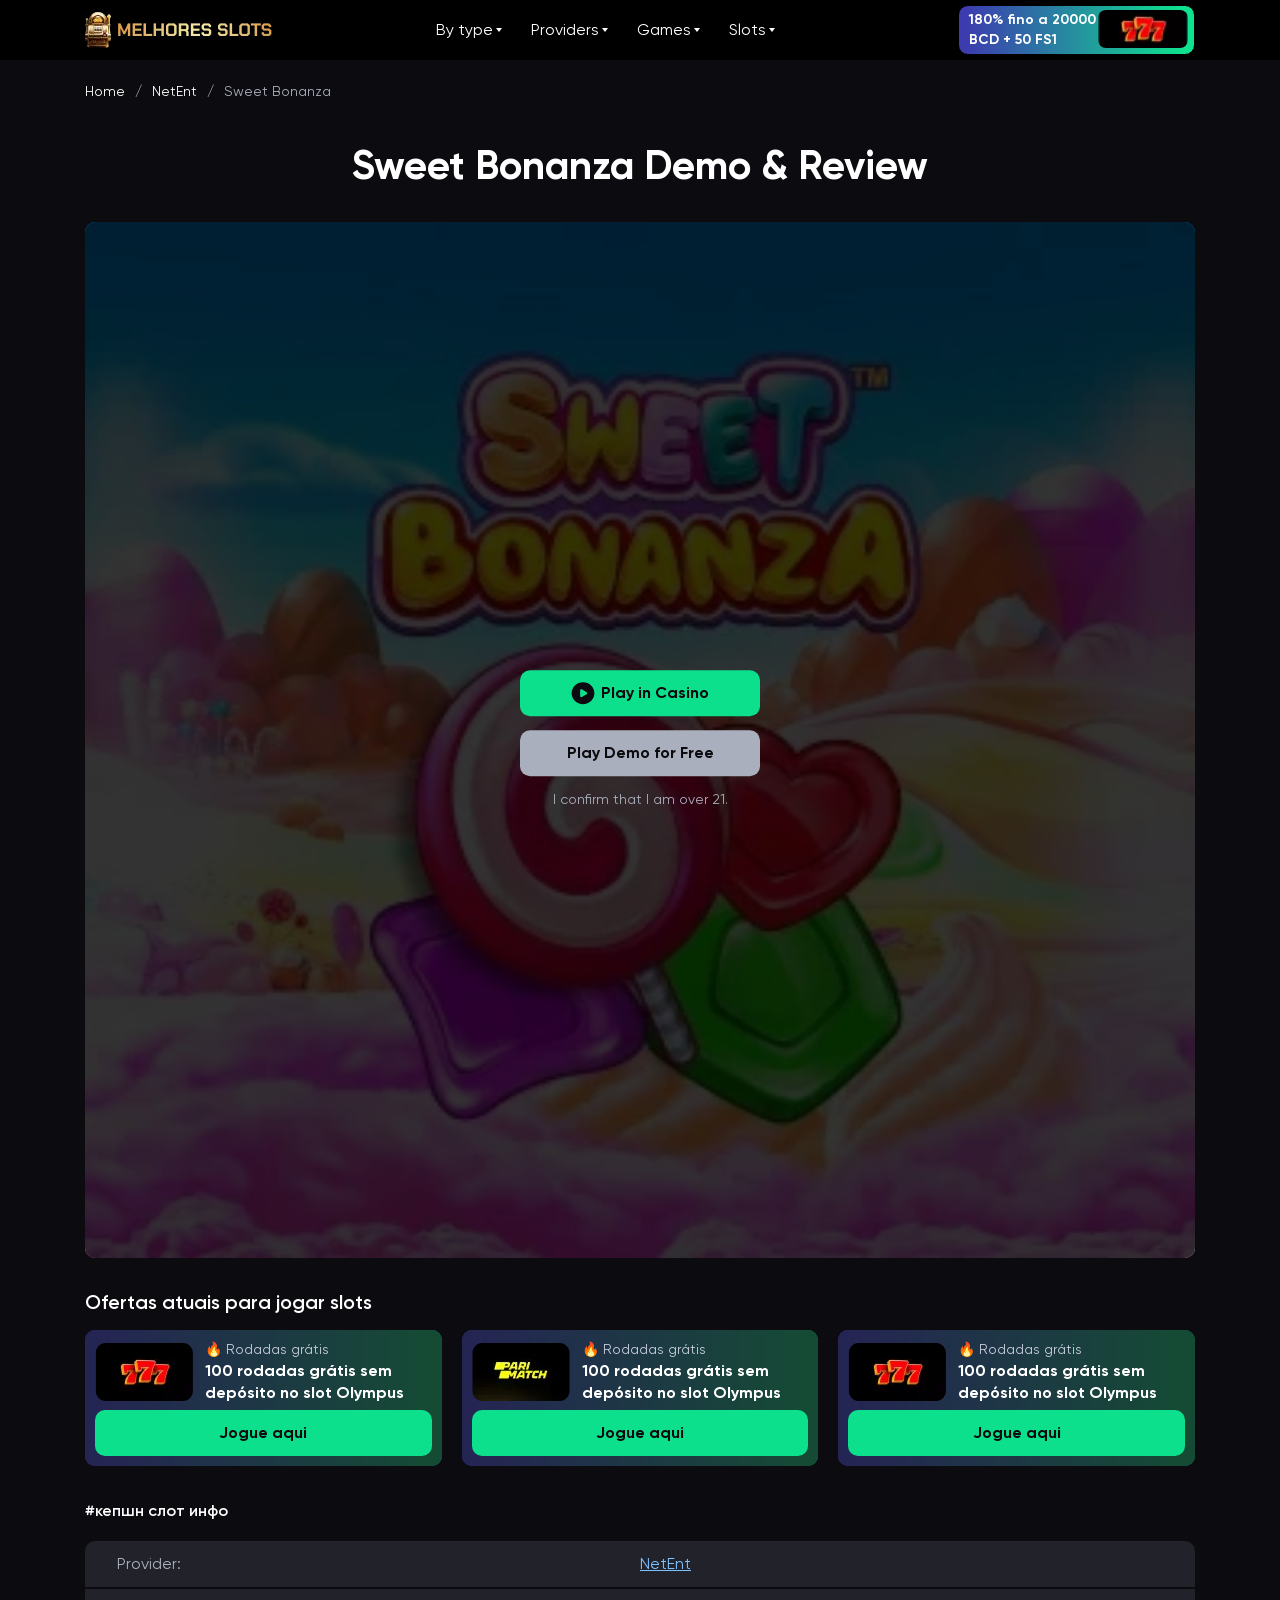
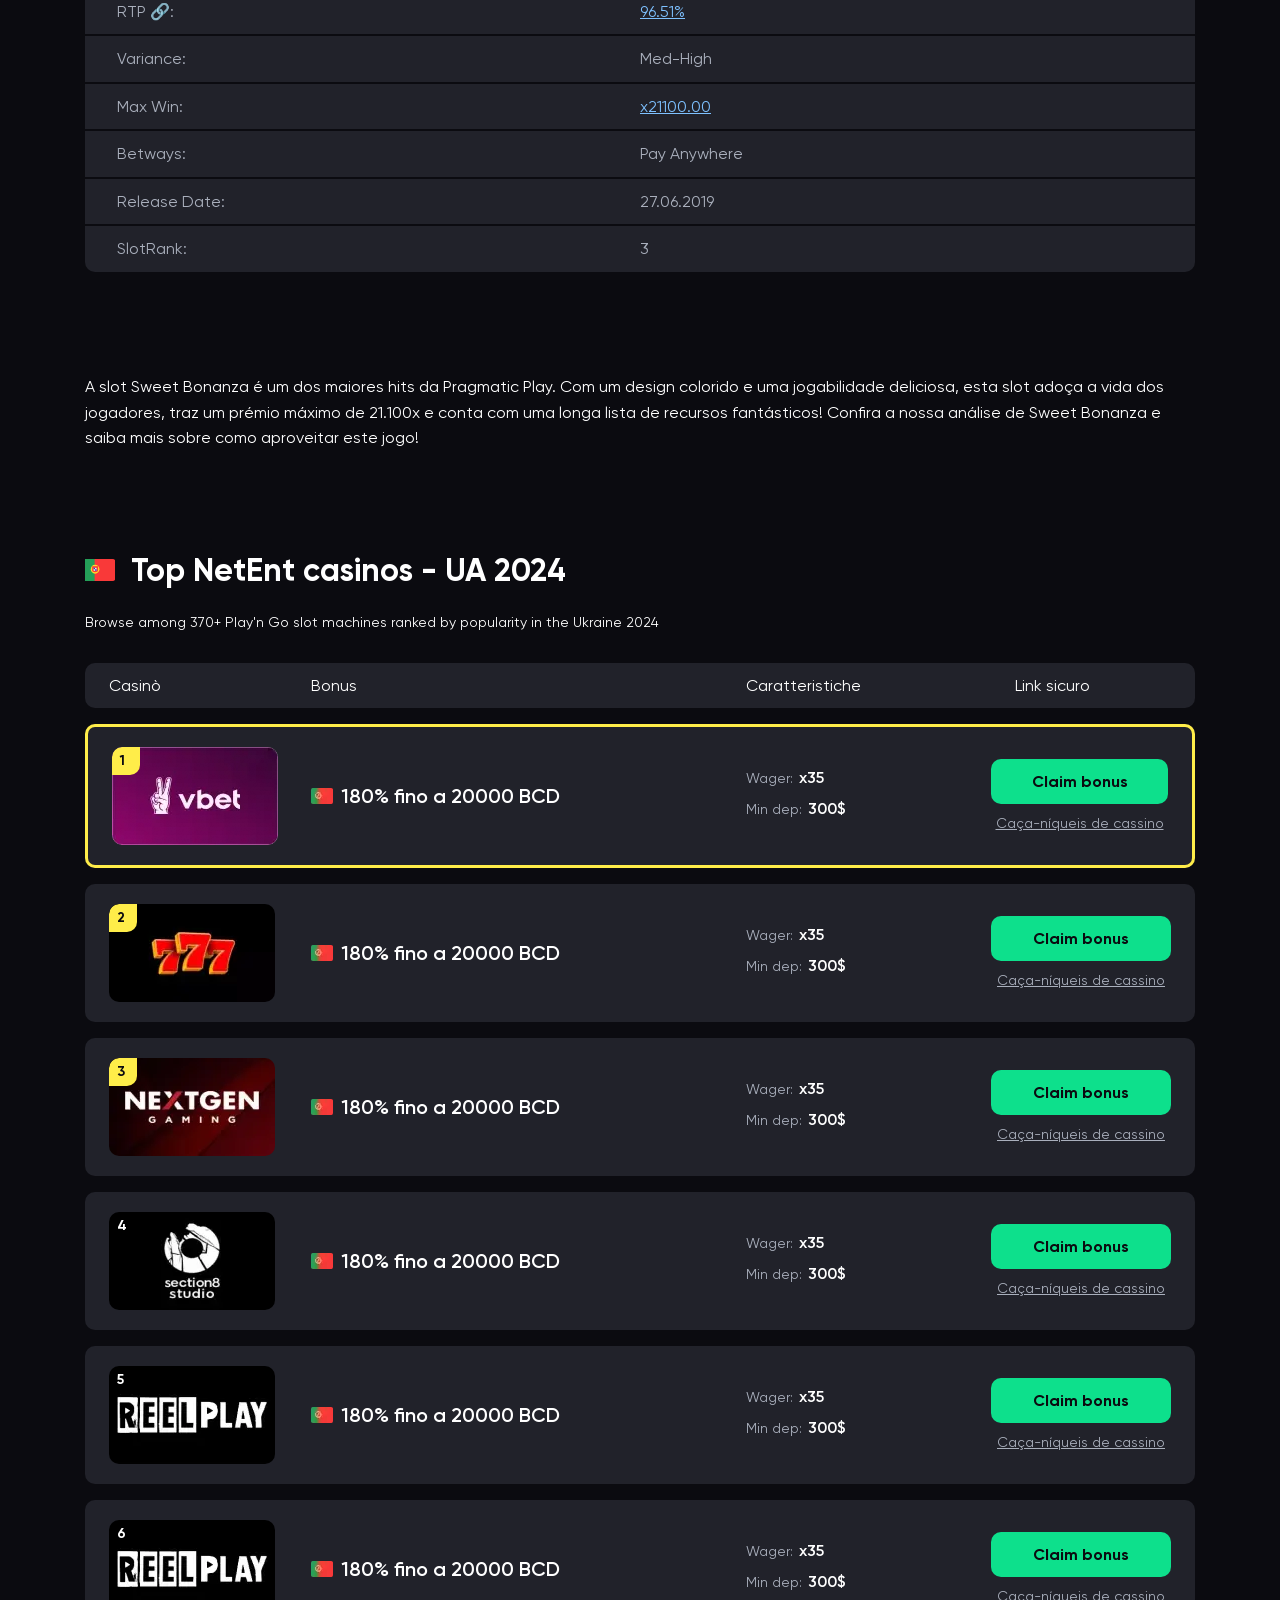
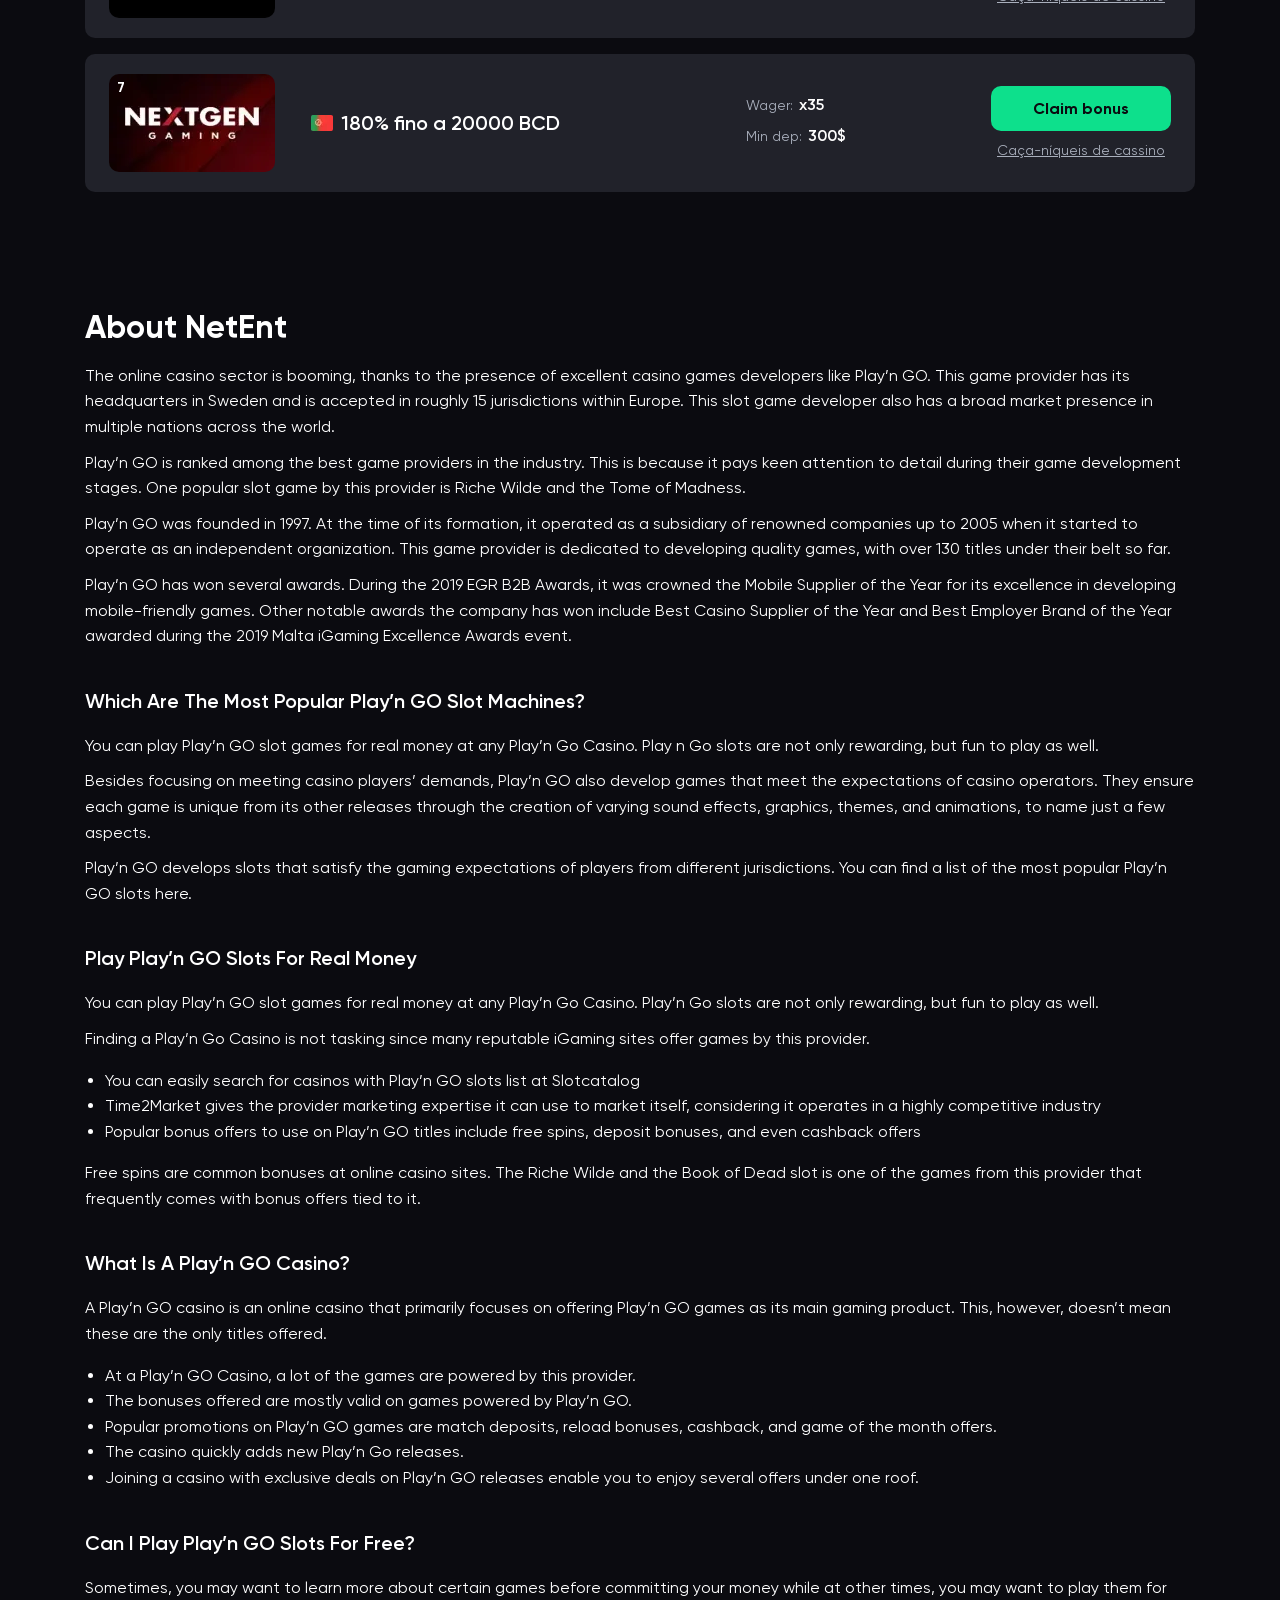
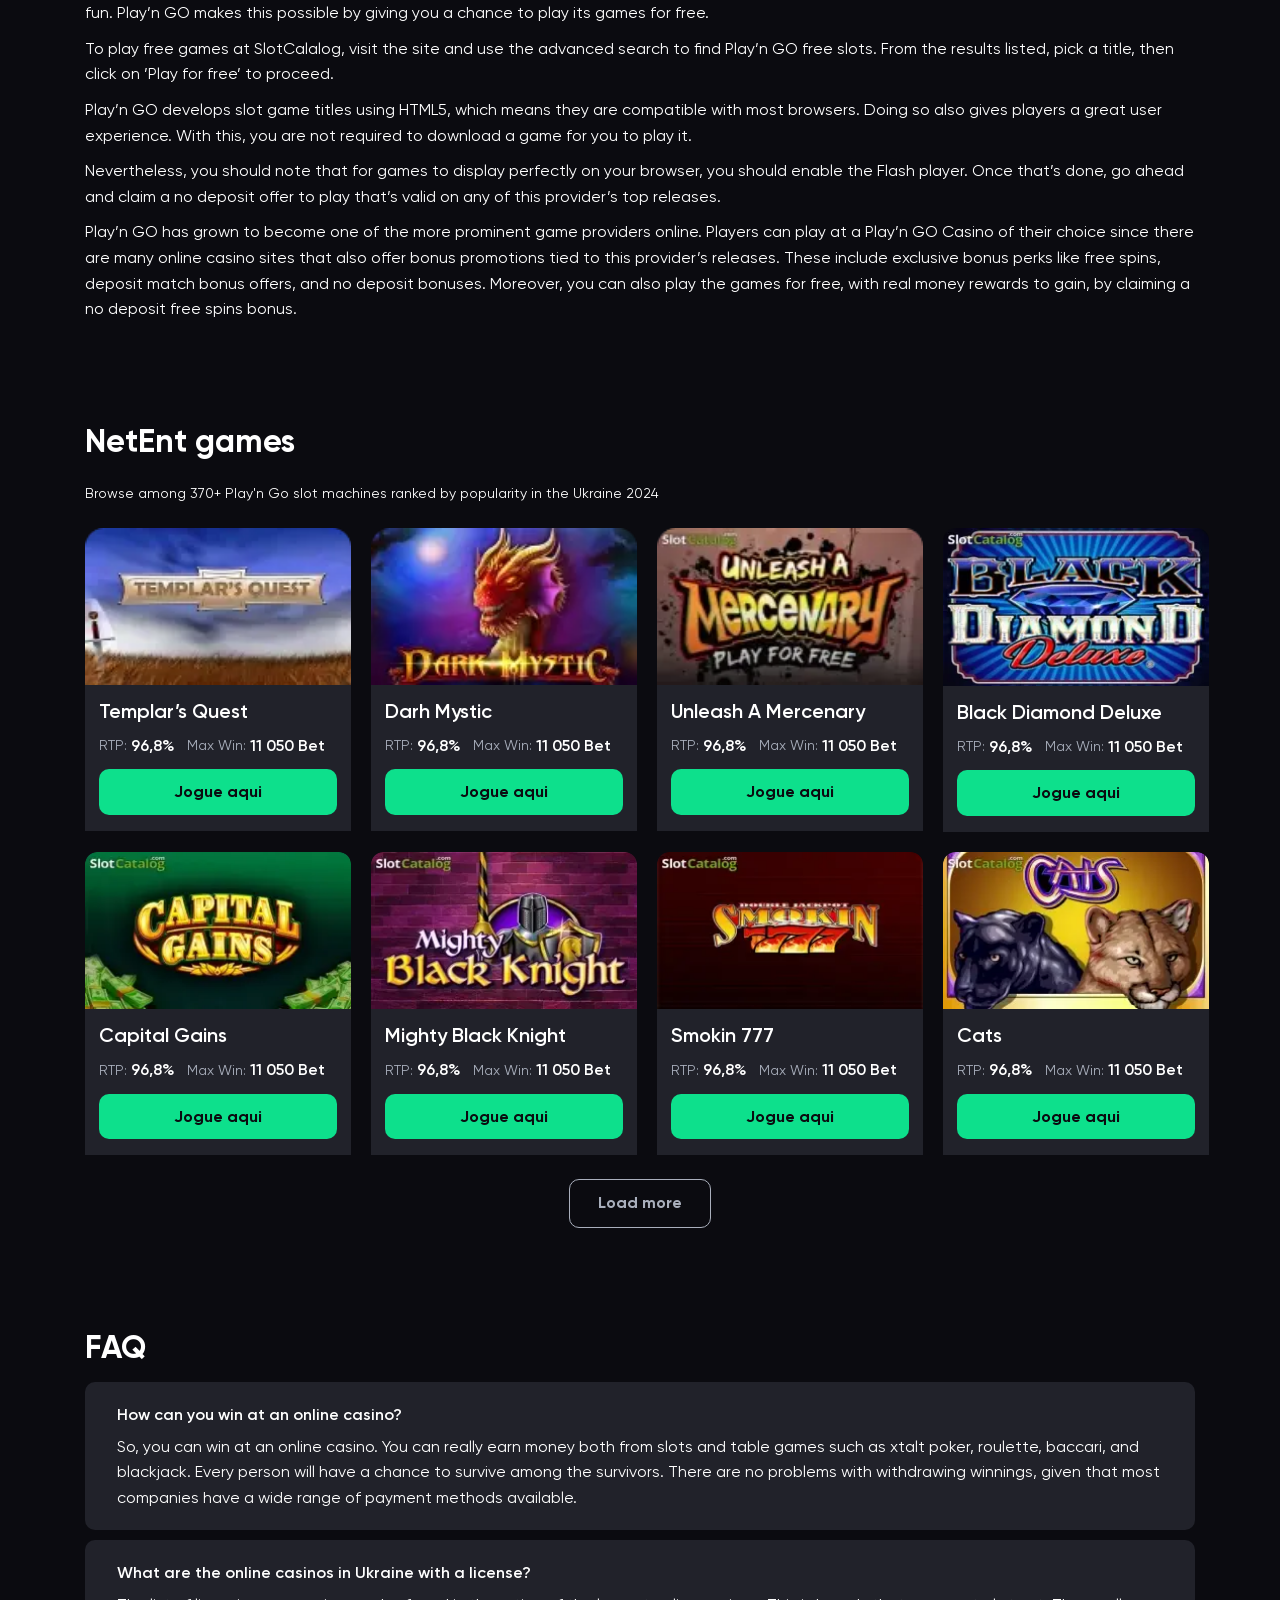
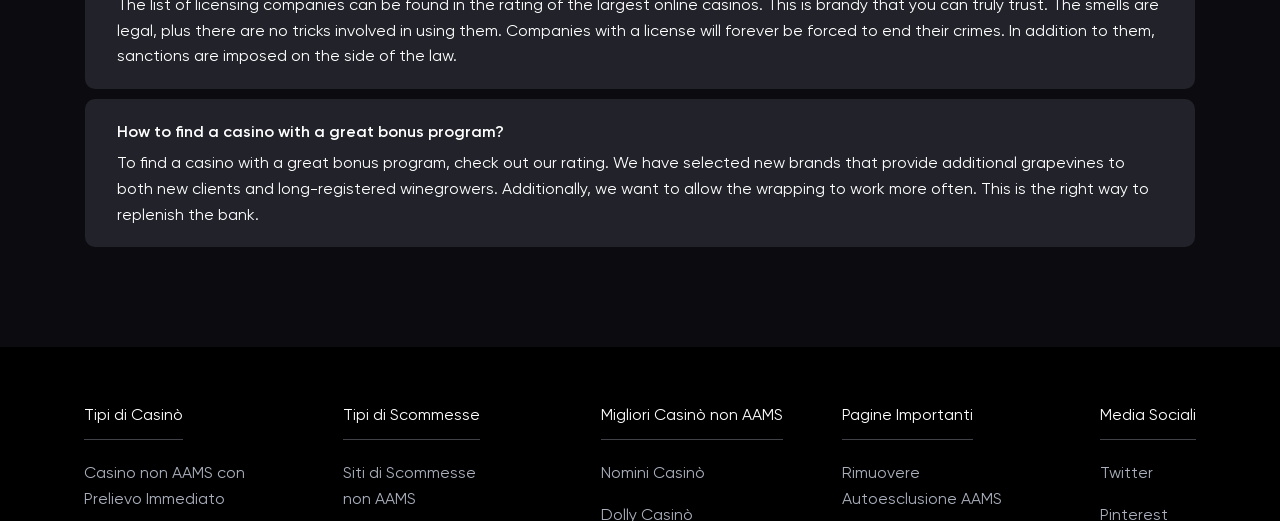
<file: slot.html>
<!doctype html>
<html lang="en">

<head>
	<title>Slot</title>
	<meta charset="UTF-8">
	<meta name="format-detection" content="telephone=no">
	<!-- <style>body{opacity: 0;}</style> -->
	<link rel="stylesheet" href="css/style.min.css?_v=20240708155504">
	<link rel="shortcut icon" href="favicon.ico">
	<!-- <meta name="robots" content="noindex, nofollow"> -->
	<meta name="viewport" content="width=device-width, initial-scale=1.0">
</head>

<body>
	<div class="wrapper">
		<header class="header" data-scroll="80" data-scroll-show="500">
			<div class="header__container">
				<a href="#" class="header__logo" aria-label="link to main page"></a>
				<div data-da=".header__container,767.98,3" class="header__menu menu">
					<button type="button" aria-label="menu open" class="menu__icon icon-menu">
						<span></span>
					</button>
					<nav class="menu__body">
						<div data-spollers="768" data-one-spoller class="menu__list">
							<details class="menu__item">
								<summary class="menu__link">By type</summary>
								<ul class="menu__sub-list">
									<li>
										<a href="#"><span>3 reels</span><span>34</span></a>
									</li>
									<li>
										<a href="#"><span>4 reels</span><span>2</span></a>
									</li>
									<li>
										<a href="#"><span>5 reels</span><span>3</span></a>
									</li>
									<li>
										<a href="#"><span>6 reels</span><span>5</span></a>
									</li>
									<li>
										<a href="#"><span>7 reels</span><span>4</span></a>
									</li>
									<li>
										<a href="#"><span>10 reels</span><span>34</span></a>
									</li>
									<li>
										<a href="#"><span>Bonus Buy</span><span>2</span></a>
									</li>
									<li>
										<a href="#"><span>Bonus Rounds</span><span>3</span></a>
									</li>
									<li>
										<a href="#"><span>Free Spins</span><span>5</span></a>
									</li>
									<li>
										<a href="#"><span>Highest RTP Slots</span><span>4</span></a>
									</li>
									<li>
										<a href="#"><span>Re-Spins</span><span>2</span></a>
									</li>
									<li>
										<a href="#"><span>Multiplier Symbols</span><span>3</span></a>
									</li>
									<li>
										<a href="#"><span>Megaways</span><span>5</span></a>
									</li>
									<li>
										<a href="#"><span>Scatter Symbols</span><span>4</span></a>
									</li>
								</ul>
							</details>
							<details class="menu__item">
								<summary class="menu__link">Providers</summary>
								<ul class="menu__sub-list">
									<li>
										<a href="#"><span>3 reels</span><span>34</span></a>
									</li>
									<li>
										<a href="#"><span>4 reels</span><span>2</span></a>
									</li>
									<li>
										<a href="#"><span>5 reels</span><span>3</span></a>
									</li>
									<li>
										<a href="#"><span>6 reels</span><span>5</span></a>
									</li>
									<li>
										<a href="#"><span>7 reels</span><span>4</span></a>
									</li>
									<li>
										<a href="#"><span>10 reels</span><span>34</span></a>
									</li>
									<li>
										<a href="#"><span>Bonus Buy</span><span>2</span></a>
									</li>
									<li>
										<a href="#"><span>Bonus Rounds</span><span>3</span></a>
									</li>
									<li>
										<a href="#"><span>Free Spins</span><span>5</span></a>
									</li>
									<li>
										<a href="#"><span>Highest RTP Slots</span><span>4</span></a>
									</li>
									<li>
										<a href="#"><span>Re-Spins</span><span>2</span></a>
									</li>
								</ul>
							</details>
							<details class="menu__item">
								<summary class="menu__link">Games</summary>
								<ul class="menu__sub-list">
									<li>
										<a href="#"><span>Bonus Buy</span><span>2</span></a>
									</li>
									<li>
										<a href="#"><span>Bonus Rounds</span><span>3</span></a>
									</li>
									<li>
										<a href="#"><span>Free Spins</span><span>5</span></a>
									</li>
									<li>
										<a href="#"><span>Highest RTP Slots</span><span>4</span></a>
									</li>
									<li>
										<a href="#"><span>Re-Spins</span><span>2</span></a>
									</li>
								</ul>
							</details>
							<details class="menu__item">
								<summary class="menu__link">Slots</summary>
								<ul class="menu__sub-list">
									<li>
										<a href="#"><span>Bonus Buy</span><span>2</span></a>
									</li>
									<li>
										<a href="#"><span>Bonus Rounds</span><span>3</span></a>
									</li>
									<li>
										<a href="#"><span>Free Spins</span><span>5</span></a>
									</li>
									<li>
										<a href="#"><span>Highest RTP Slots</span><span>4</span></a>
									</li>
									<li>
										<a href="#"><span>Re-Spins</span><span>2</span></a>
									</li>
								</ul>
							</details>
						</div>
					</nav>
				</div>
				<div class="flet">
					<p>
						<span>180% fino a 20000</span>
						<span>BCD + 50 FS1</span>
					</p>
					<figure>
						<img src="img/icons/game-777.webp" alt="777" width="72" height="28" />
					</figure>
				</div>
			</div>
		</header>

		<main class="main">
			<div class="hero __container">
				<nav class="breadcrumbs">
					<ol>
						<li><a href="#">Home</a></li>
						<li><a href="#">NetEnt</a></li>
						<li><a href="#">Sweet Bonanza</a></li>
					</ol>
				</nav>
				<h1>Sweet Bonanza Demo & Review</h1>
				<div class="slot-demo">
					<picture class="slot-demo__img">
						<source media="(max-width: 479.98px)" srcset="img/slots/slot-bonanza-sm.webp" />
						<source media="(min-width: 479.98px)" srcset="img/slots/slot-bonanza.webp" />
						<img class="main-img" src="img/slots/slot-bonanza.webp" width="1110" height="461" alt="Image" />
					</picture>
					<div class="slot-demo__content">
						<button class="btn-primary">
							<svg width="24" height="24" xmlns="http://www.w3.org/2000/svg" fill="none" viewBox="0 0 25 24">
								<g clip-path="url(#a)">
									<path fill="#0B0B10" d="M9.536 8.943v6.114c0 .438.208.772.623 1 .414.229.82.21 1.214-.057l4.919-3.028c.375-.229.563-.553.563-.972 0-.419-.188-.743-.563-.971L11.373 8c-.395-.266-.8-.285-1.214-.057-.415.229-.623.562-.623 1zM12.5 23.43c-1.64 0-3.18-.3-4.622-.9a11.996 11.996 0 01-3.763-2.443 11.52 11.52 0 01-2.533-3.629A10.781 10.781 0 01.647 12c0-1.58.312-3.066.934-4.457a11.52 11.52 0 012.533-3.628A12.011 12.011 0 017.877 1.47c1.442-.6 2.983-.9 4.622-.9 1.64 0 3.18.3 4.623.9 1.442.6 2.696 1.415 3.762 2.444a11.519 11.519 0 012.533 3.628c.623 1.39.934 2.876.934 4.457s-.311 3.067-.934 4.457a11.52 11.52 0 01-2.533 3.629 11.995 11.995 0 01-3.762 2.442c-1.442.6-2.983.9-4.623.9z" />
								</g>
								<defs>
									<clipPath>
										<path fill="#fff" d="M0 0h24v24H0z" transform="translate(.5)" />
									</clipPath>
								</defs>
							</svg>
							Play in Casino
						</button>
						<button class="btn-secondary">Play Demo for Free</button>
						<p>I confirm that I am over 21.</p>
					</div>
				</div>
				<div class="bonuses">
					<p class="bonuses__title">Ofertas atuais para jogar slots</p>
					<ul class="bonuses__list">
						<li>
							<a href="#" class="bonus">
								<div class="bonus__block">
									<figure>
										<img src="img/icons/game-777-2.webp" alt="Game 777" width="98" height="58" />
									</figure>
									<div>
										<p>🔥 Rodadas grátis</p>
										<p>100 rodadas grátis sem depósito no slot Olympus</p>
									</div>
								</div>
								<div class="btn-primary">Jogue aqui</div>
							</a>
						</li>
						<li>
							<a href="#" class="bonus">
								<div class="bonus__block">
									<figure>
										<img src="img/icons/game-parimatch.webp" alt="Game 777" width="98" height="58" />
									</figure>
									<div>
										<p>🔥 Rodadas grátis</p>
										<p>100 rodadas grátis sem depósito no slot Olympus</p>
									</div>
								</div>
								<div class="btn-primary">Jogue aqui</div>
							</a>
						</li>
						<li>
							<a href="#" class="bonus">
								<div class="bonus__block">
									<figure>
										<img src="img/icons/game-777-2.webp" alt="Game 777" width="98" height="58" />
									</figure>
									<div>
										<p>🔥 Rodadas grátis</p>
										<p>100 rodadas grátis sem depósito no slot Olympus</p>
									</div>
								</div>
								<div class="btn-primary">Jogue aqui</div>
							</a>
						</li>
					</ul>
				</div>
				<figure class="seo-content slot-demo__table">
					<table>
						<caption>
							#кепшн слот инфо
						</caption>
						<tr>
							<th>Provider:</th>
							<td><a href="#">NetEnt</a></td>
						</tr>
						<tr>
							<th>RTP 🔗:</th>
							<td><a href="#">96.51%</a></td>
						</tr>
						<tr>
							<th>Variance:</th>
							<td>Med-High</td>
						</tr>
						<tr>
							<th>Max Win:</th>
							<td><a href="#">x21100.00</a></td>
						</tr>
						<tr>
							<th>Betways:</th>
							<td>Pay Anywhere</td>
						</tr>
						<tr>
							<th>Release Date:</th>
							<td>27.06.2019</td>
						</tr>
						<tr>
							<th>SlotRank:</th>
							<td>3</td>
						</tr>
					</table>
				</figure>
				<p class="slot-demo-text">
					A slot Sweet Bonanza é um dos maiores hits da Pragmatic Play. Com um
					design colorido e uma jogabilidade deliciosa, esta slot adoça a vida
					dos jogadores, traz um prémio máximo de 21.100x e conta com uma
					longa lista de recursos fantásticos! Confira a nossa análise de
					Sweet Bonanza e saiba mais sobre como aproveitar este jogo!
				</p>
			</div>
			<section class="top-list">
				<div class="top-list__container">
					<h2>
						<svg xmlns="http://www.w3.org/2000/svg" fill="none" viewBox="0 0 30 22" width="30" height="22">
							<g clip-path="url(#a)">
								<rect width="30.25" height="22" fill="#F93939" rx="2.75" />
								<path fill="#249F58" fill-rule="evenodd" d="M0 0h9.625v22H0V0z" clip-rule="evenodd" />
								<path fill="#FFDA2C" d="M10.083 14.667c2.387 0 4.322-1.97 4.322-4.4 0-2.43-1.935-4.4-4.322-4.4s-4.321 1.97-4.321 4.4c0 2.43 1.934 4.4 4.321 4.4z" />
								<path fill="#F93939" fill-rule="evenodd" d="M12.964 11.733v-4.4H7.203v4.4c0 .81 1.289 1.467 2.88 1.467 1.592 0 2.881-.657 2.881-1.467z" clip-rule="evenodd" />
								<path fill="#fff" fill-rule="evenodd" d="M8.644 8.8h2.88v2.933h-2.88V8.8z" clip-rule="evenodd" />
								<path fill="#1A47B8" fill-rule="evenodd" d="M8.644 8.8h1.44v1.466h-1.44V8.8zm1.44 1.466h1.44v1.467h-1.44v-1.466z" clip-rule="evenodd" />
							</g>
							<defs>
								<clipPath>
									<path fill="#fff" d="M0 0h30v22H0z" />
								</clipPath>
							</defs>
						</svg>
						<span>Top NetEnt casinos - UA 2024</span>
					</h2>
					<p>
						Browse among 370+ Play'n Go slot machines ranked by popularity in
						the Ukraine 2024
					</p>

					<table class="table-review">
						<thead>
							<tr>
								<th>Casinò</th>
								<th>Bonus</th>
								<th>Caratteristiche</th>
								<th>Link sicuro</th>
							</tr>
						</thead>
						<tbody>
							<tr>
								<td>
									<figure>
										<img src="img/listing/list-1.webp" width="166" height="98" alt="Image" />
									</figure>
								</td>
								<td>
									<img src="img/icons/icon-pt-2.webp" width="22" height="16" alt="Image" />180% fino a 20000 BCD
								</td>
								<td>
									<ul>
										<li><span>Wager:</span><span> x35</span></li>
										<li><span>Min dep:</span><span> 300$</span></li>
									</ul>
								</td>
								<td>
									<a class="btn-primary" href="#">Claim bonus</a>
									<p>Caça-níqueis de cassino</p>
								</td>
							</tr>
							<tr>
								<td>
									<figure>
										<img src="img/listing/list-2.webp" width="166" height="98" alt="Image" />
									</figure>
								</td>
								<td>
									<img src="img/icons/icon-pt-2.webp" width="22" height="16" alt="Image" />180% fino a 20000 BCD
								</td>
								<td>
									<ul>
										<li><span>Wager:</span><span> x35</span></li>
										<li><span>Min dep:</span><span> 300$</span></li>
									</ul>
								</td>
								<td>
									<a class="btn-primary" href="#">Claim bonus</a>
									<p>Caça-níqueis de cassino</p>
								</td>
							</tr>
							<tr>
								<td>
									<figure>
										<img src="img/listing/list-3.webp" width="166" height="98" alt="Image" />
									</figure>
								</td>
								<td>
									<img src="img/icons/icon-pt-2.webp" width="22" height="16" alt="Image" />180% fino a 20000 BCD
								</td>
								<td>
									<ul>
										<li><span>Wager:</span><span> x35</span></li>
										<li><span>Min dep:</span><span> 300$</span></li>
									</ul>
								</td>
								<td>
									<a class="btn-primary" href="#">Claim bonus</a>
									<p>Caça-níqueis de cassino</p>
								</td>
							</tr>
							<tr>
								<td>
									<figure>
										<img src="img/listing/list-4.webp" width="166" height="98" alt="Image" />
									</figure>
								</td>
								<td>
									<img src="img/icons/icon-pt-2.webp" width="22" height="16" alt="Image" />180% fino a 20000 BCD
								</td>
								<td>
									<ul>
										<li><span>Wager:</span><span> x35</span></li>
										<li><span>Min dep:</span><span> 300$</span></li>
									</ul>
								</td>
								<td>
									<a class="btn-primary" href="#">Claim bonus</a>
									<p>Caça-níqueis de cassino</p>
								</td>
							</tr>
							<tr>
								<td>
									<figure>
										<img src="img/listing/list-5.webp" width="166" height="98" alt="Image" />
									</figure>
								</td>
								<td>
									<img src="img/icons/icon-pt-2.webp" width="22" height="16" alt="Image" />180% fino a 20000 BCD
								</td>
								<td>
									<ul>
										<li><span>Wager:</span><span> x35</span></li>
										<li><span>Min dep:</span><span> 300$</span></li>
									</ul>
								</td>
								<td>
									<a class="btn-primary" href="#">Claim bonus</a>
									<p>Caça-níqueis de cassino</p>
								</td>
							</tr>
							<tr>
								<td>
									<figure>
										<img src="img/listing/list-5.webp" width="166" height="98" alt="Image" />
									</figure>
								</td>
								<td>
									<img src="img/icons/icon-pt-2.webp" width="22" height="16" alt="Image" />180% fino a 20000 BCD
								</td>
								<td>
									<ul>
										<li><span>Wager:</span><span> x35</span></li>
										<li><span>Min dep:</span><span> 300$</span></li>
									</ul>
								</td>
								<td>
									<a class="btn-primary" href="#">Claim bonus</a>
									<p>Caça-níqueis de cassino</p>
								</td>
							</tr>
							<tr>
								<td>
									<figure>
										<img src="img/listing/list-7.webp" width="166" height="98" alt="Image" />
									</figure>
								</td>
								<td>
									<img src="img/icons/icon-pt-2.webp" width="22" height="16" alt="Image" />180% fino a 20000 BCD
								</td>
								<td>
									<ul>
										<li><span>Wager:</span><span> x35</span></li>
										<li><span>Min dep:</span><span> 300$</span></li>
									</ul>
								</td>
								<td>
									<a class="btn-primary" href="#">Claim bonus</a>
									<p>Caça-níqueis de cassino</p>
								</td>
							</tr>
						</tbody>
					</table>
				</div>
			</section>
			<div class="seo-content __container">
				<section>
					<h2>About NetEnt</h2>
					<p>
						The online casino sector is booming, thanks to the presence of
						excellent casino games developers like Play’n GO. This game
						provider has its headquarters in Sweden and is accepted in roughly
						15 jurisdictions within Europe. This slot game developer also has
						a broad market presence in multiple nations across the world.
					</p>
					<p>
						Play’n GO is ranked among the best game providers in the industry.
						This is because it pays keen attention to detail during their game
						development stages. One popular slot game by this provider is
						Riche Wilde and the Tome of Madness.
					</p>
					<p>
						Play’n GO was founded in 1997. At the time of its formation, it
						operated as a subsidiary of renowned companies up to 2005 when it
						started to operate as an independent organization. This game
						provider is dedicated to developing quality games, with over 130
						titles under their belt so far.
					</p>
					<p>
						Play’n GO has won several awards. During the 2019 EGR B2B Awards,
						it was crowned the Mobile Supplier of the Year for its excellence
						in developing mobile-friendly games. Other notable awards the
						company has won include Best Casino Supplier of the Year and Best
						Employer Brand of the Year awarded during the 2019 Malta iGaming
						Excellence Awards event.
					</p>
					<h3>Which Are The Most Popular Play’n GO Slot Machines?</h3>
					<p>
						You can play Play’n GO slot games for real money at any Play’n Go
						Casino. Play n Go slots are not only rewarding, but fun to play as
						well.
					</p>
					<p>
						Besides focusing on meeting casino players’ demands, Play’n GO
						also develop games that meet the expectations of casino operators.
						They ensure each game is unique from its other releases through
						the creation of varying sound effects, graphics, themes, and
						animations, to name just a few aspects.
					</p>
					<p>
						Play’n GO develops slots that satisfy the gaming expectations of
						players from different jurisdictions. You can find a list of the
						most popular Play’n GO slots here.
					</p>
					<h3>Play Play’n GO Slots For Real Money</h3>
					<p>
						You can play Play’n GO slot games for real money at any Play’n Go
						Casino. Play’n Go slots are not only rewarding, but fun to play as
						well.
					</p>
					<p>
						Finding a Play’n Go Casino is not tasking since many reputable
						iGaming sites offer games by this provider.
					</p>
					<ul>
						<li>
							You can easily search for casinos with Play’n GO slots list at
							Slotcatalog
						</li>
						<li>
							Time2Market gives the provider marketing expertise it can use to
							market itself, considering it operates in a highly competitive
							industry
						</li>
						<li>
							Popular bonus offers to use on Play’n GO titles include free
							spins, deposit bonuses, and even cashback offers
						</li>
					</ul>
					<p>
						Free spins are common bonuses at online casino sites. The Riche
						Wilde and the Book of Dead slot is one of the games from this
						provider that frequently comes with bonus offers tied to it.
					</p>
					<h3>What Is A Play’n GO Casino?</h3>
					<p>
						A Play’n GO casino is an online casino that primarily focuses on
						offering Play’n GO games as its main gaming product. This,
						however, doesn’t mean these are the only titles offered.
					</p>
					<ul>
						<li>
							At a Play’n GO Casino, a lot of the games are powered by this
							provider.
						</li>
						<li>
							The bonuses offered are mostly valid on games powered by Play’n
							GO.
						</li>
						<li>
							Popular promotions on Play’n GO games are match deposits, reload
							bonuses, cashback, and game of the month offers.
						</li>
						<li>The casino quickly adds new Play’n Go releases.</li>
						<li>
							Joining a casino with exclusive deals on Play’n GO releases
							enable you to enjoy several offers under one roof.
						</li>
					</ul>
					<h3>Can I Play Play’n GO Slots For Free?</h3>
					<p>
						Sometimes, you may want to learn more about certain games before
						committing your money while at other times, you may want to play
						them for fun. Play’n GO makes this possible by giving you a chance
						to play its games for free.
					</p>
					<p>
						To play free games at SlotCalalog, visit the site and use the
						advanced search to find Play’n GO free slots. From the results
						listed, pick a title, then click on ’Play for free’ to proceed.
					</p>
					<p>
						Play’n GO develops slot game titles using HTML5, which means they
						are compatible with most browsers. Doing so also gives players a
						great user experience. With this, you are not required to download
						a game for you to play it.
					</p>
					<p>
						Nevertheless, you should note that for games to display perfectly
						on your browser, you should enable the Flash player. Once that’s
						done, go ahead and claim a no deposit offer to play that’s valid
						on any of this provider’s top releases.
					</p>
					<p>
						Play’n GO has grown to become one of the more prominent game
						providers online. Players can play at a Play’n GO Casino of their
						choice since there are many online casino sites that also offer
						bonus promotions tied to this provider’s releases. These include
						exclusive bonus perks like free spins, deposit match bonus offers,
						and no deposit bonuses. Moreover, you can also play the games for
						free, with real money rewards to gain, by claiming a no deposit
						free spins bonus.
					</p>
				</section>
			</div>
			<section class="slot-demo-games __container">
				<h2>NetEnt games</h2>
				<p class="slot-demo-games__sub-title">
					Browse among 370+ Play'n Go slot machines ranked by popularity in
					the Ukraine 2024
				</p>
				<ul class="slot-demo-games__list">
					<li>
						<div class="best-slot">
							<picture>
								<source media="(max-width: 769px)" srcset="img/slots/slot-1-166-98.webp" />
								<source media="(min-width: 800px)" srcset="img/slots/slot-1-263-156.webp" />
								<img class="main-img" src="img/slots/slot-1-166-98.webp" alt="slot 1" width="166" height="98" />
							</picture>
							<div class="best-slot__content">
								<a href="#">Templar’s Quest</a>
								<ul>
									<li><span>RTP:</span><span>96,8%</span></li>
									<li><span>Max Win: </span><span>11 050 Bet</span></li>
								</ul>
								<button class="btn-primary">Jogue aqui</button>
							</div>
						</div>
					</li>
					<li>
						<div class="best-slot">
							<picture>
								<source media="(max-width: 769px)" srcset="img/slots/slot-2-166-98.webp" />
								<source media="(min-width: 800px)" srcset="img/slots/slot-2-263-156.webp" />
								<img class="main-img" src="img/slots/slot-1-166-98.webp" alt="slot 1" width="166" height="98" />
							</picture>
							<div class="best-slot__content">
								<a href="#">Darh Mystic</a>
								<ul>
									<li><span>RTP:</span><span>96,8%</span></li>
									<li><span>Max Win: </span><span>11 050 Bet</span></li>
								</ul>
								<button class="btn-primary">Jogue aqui</button>
							</div>
						</div>
					</li>
					<li>
						<div class="best-slot">
							<picture>
								<source media="(max-width: 769px)" srcset="img/slots/slot-3-166-98.webp" />
								<source media="(min-width: 800px)" srcset="img/slots/slot-3-263-156.webp" />
								<img class="main-img" src="img/slots/slot-3-166-98.webp" alt="slot 1" width="166" height="98" />
							</picture>
							<div class="best-slot__content">
								<a href="#">Unleash A Mercenary</a>
								<ul>
									<li><span>RTP:</span><span>96,8%</span></li>
									<li><span>Max Win: </span><span>11 050 Bet</span></li>
								</ul>
								<button class="btn-primary">Jogue aqui</button>
							</div>
						</div>
					</li>
					<li>
						<div class="best-slot">
							<picture>
								<source media="(max-width: 769px)" srcset="img/slots/slot-4-166-98.webp" />
								<source media="(min-width: 800px)" srcset="img/slots/slot-4-263-156.webp" />
								<img class="main-img" src="img/slots/slot-4-166-98.webp" alt="slot 1" width="166" height="98" />
							</picture>
							<div class="best-slot__content">
								<a href="#">Black Diamond Deluxe</a>
								<ul>
									<li><span>RTP:</span><span>96,8%</span></li>
									<li><span>Max Win: </span><span>11 050 Bet</span></li>
								</ul>
								<button class="btn-primary">Jogue aqui</button>
							</div>
						</div>
					</li>
					<li>
						<div class="best-slot">
							<picture>
								<source media="(max-width: 769px)" srcset="img/slots/slot-5-166-98.webp" />
								<source media="(min-width: 800px)" srcset="img/slots/slot-5-263-156.webp" />
								<img class="main-img" src="img/slots/slot-5-166-98.webp" alt="slot 5" width="166" height="98" />
							</picture>
							<div class="best-slot__content">
								<a href="#">Capital Gains</a>
								<ul>
									<li><span>RTP:</span><span>96,8%</span></li>
									<li><span>Max Win: </span><span>11 050 Bet</span></li>
								</ul>
								<button class="btn-primary">Jogue aqui</button>
							</div>
						</div>
					</li>
					<li>
						<div class="best-slot">
							<picture>
								<source media="(max-width: 769px)" srcset="img/slots/slot-6-166-98.webp" />
								<source media="(min-width: 800px)" srcset="img/slots/slot-6-263-156.webp" />
								<img class="main-img" src="img/slots/slot-6-166-98.webp" alt="slot 5" width="166" height="98" />
							</picture>
							<div class="best-slot__content">
								<a href="#">Mighty Black Knight</a>
								<ul>
									<li><span>RTP:</span><span>96,8%</span></li>
									<li><span>Max Win: </span><span>11 050 Bet</span></li>
								</ul>
								<button class="btn-primary">Jogue aqui</button>
							</div>
						</div>
					</li>
					<li>
						<div class="best-slot">
							<picture>
								<source media="(max-width: 769px)" srcset="img/slots/slot-7-166-98.webp" />
								<source media="(min-width: 800px)" srcset="img/slots/slot-7-263-156.webp" />
								<img class="main-img" src="img/slots/slot-7-166-98.webp" alt="slot 5" width="166" height="98" />
							</picture>
							<div class="best-slot__content">
								<a href="#">Smokin 777</a>
								<ul>
									<li><span>RTP:</span><span>96,8%</span></li>
									<li><span>Max Win: </span><span>11 050 Bet</span></li>
								</ul>
								<button class="btn-primary">Jogue aqui</button>
							</div>
						</div>
					</li>
					<li>
						<div class="best-slot">
							<picture>
								<source media="(max-width: 769px)" srcset="img/slots/slot-8-166-98.webp" />
								<source media="(min-width: 800px)" srcset="img/slots/slot-8-263-156.webp" />
								<img class="main-img" src="img/slots/slot-8-166-98.webp" alt="slot 5" width="166" height="98" />
							</picture>
							<div class="best-slot__content">
								<a href="#">Cats</a>
								<ul>
									<li><span>RTP:</span><span>96,8%</span></li>
									<li><span>Max Win: </span><span>11 050 Bet</span></li>
								</ul>
								<button class="btn-primary">Jogue aqui</button>
							</div>
						</div>
					</li>
				</ul>
				<button class="slot-demo-games__more btn-load">Load more</button>
			</section>
			<section class="faq __container">
				<h2>FAQ</h2>

				<div class="faq__item">
					<h3>How can you win at an online casino?</h3>
					<p>
						So, you can win at an online casino. You can really earn money
						both from slots and table games such as xtalt poker, roulette,
						baccari, and blackjack. Every person will have a chance to survive
						among the survivors. There are no problems with withdrawing
						winnings, given that most companies have a wide range of payment
						methods available.
					</p>
				</div>
				<div class="faq__item">
					<h3>What are the online casinos in Ukraine with a license?</h3>
					<p>
						The list of licensing companies can be found in the rating of the
						largest online casinos. This is brandy that you can truly trust.
						The smells are legal, plus there are no tricks involved in using
						them. Companies with a license will forever be forced to end their
						crimes. In addition to them, sanctions are imposed on the side of
						the law.
					</p>
				</div>
				<div class="faq__item">
					<h3>How to find a casino with a great bonus program?</h3>
					<p>
						To find a casino with a great bonus program, check out our rating.
						We have selected new brands that provide additional grapevines to
						both new clients and long-registered winegrowers. Additionally, we
						want to allow the wrapping to work more often. This is the right
						way to replenish the bank.
					</p>
				</div>
			</section>
		</main>
		<footer class="footer">
			<div class="footer__container">
				<div class="footer__top">
					<div class="footer__list">
						<p class="footer__title">Tipi di Casinò</p>
						<nav>
							<a href="#">Casino non AAMS con Prelievo Immediato</a>
							<a href="#">Casino Online Esteri</a>
							<a href="#">Casino Senza Documenti</a>
							<a href="#">Slot Online che Pagano di Più</a>
							<a href="#">Casinò con Bonus Senza Deposito</a>
						</nav>
					</div>
					<div class="footer__list">
						<p>Tipi di Scommesse</p>
						<nav>
							<a href="#">Siti di Scommesse non AAMS</a>
							<a href="#">Siti Scommesse Senza Documenti</a>
							<a href="#">Siti di Scommesse Senza Limiti</a>
						</nav>
					</div>
					<div class="footer__list">
						<p>Migliori Casinò non AAMS</p>

						<nav>
							<a href="#">Nomini Casinò</a>
							<a href="#">Dolly Casinò</a>
							<a href="#">Casombie Casinò</a>
							<a href="#">5Gringos Casinò</a>
							<a href="#">GratoWin Casinò</a>
							<a href="#">LibraBet Casinò</a>
							<a href="#">Rabona Casinò</a>
							<a href="#">WinsPark Casinò</a>
						</nav>
					</div>
					<div class="footer__list">
						<p>Pagine Importanti</p>
						<nav>
							<a href="#">Rimuovere Autoesclusione AAMS</a>
							<a href="#">Come Recensiamo</a>
							<a href="#">Gioco d'Azzardo Responsabile</a>
							<a href="#">Termini e Condizioni</a>
							<a href="#">Informativa sulla privacy</a>
							<a href="#">Chi siamo</a>
						</nav>
					</div>
					<div class="footer__list">
						<p>Media Sociali</p>
						<nav>
							<a href="#">Twitter</a>
							<a href="#">Pinterest</a>
						</nav>
					</div>
				</div>
				<div class="footer__bottom">
					<div class="footer__content">
						<p>
							CasinoSenzaDocumenti pubblica notizie, informazioni e recensioni sugli
							operatori di gioco d’azzardo online non AAMS. Le informazioni fornite
							su casinosenzadocumenti.net non sono un consiglio, ma una recensione
							di casinò online e siti di scommesse che hanno licenze internazionali.
							Importante! Giocare sempre d’azzardo in modo responsabile. Scommettete
							con la testa, non sopra.
						</p>
						<img src="img/footer/melhoreslots.webp" width="161" height="35" alt="melhoreslots" />
					</div>
					<div class="footer__content">
						<p>
							Per limitare l’accesso al gioco d’azzardo per sé o per i propri
							familiari, inserire i propri dati personali nel registro di
							autoesclusione ADM.
						</p>
						<img src="img/footer/adm.webp" width="114" height="39" alt="adm" />
						<img src="img/footer/gioco.webp" width="151" height="33" alt="gioco" />
					</div>
					<div class="footer__content">
						<p>
							Se avete un problema di gioco d’azzardo, non esitate a chiedere aiuto
							agli esperti. BeGambleAware offre aiuto e supporto gratuiti e
							confidenziali a chiunque abbia dubbi sul proprio gioco d’azzardo o su
							quello di qualcun altro.
						</p>
						<img src="img/footer/be-gamble-aware.webp" width="159" height="17" alt="be gamble aware" />
					</div>
				</div>
			</div>
		</footer>

	</div>
	<script src="js/app.min.js?_v=20240708155504"></script>
</body>

</html>
</file>
<file: css/style.min.css>
@font-face{font-family:Gilroy;font-display:swap;src:url(../fonts/Gilroy-Bold.woff2) format("woff2");font-weight:700;font-style:normal}@font-face{font-family:Gilroy;font-display:swap;src:url(../fonts/Gilroy-Medium.woff2) format("woff2");font-weight:500;font-style:normal}@font-face{font-family:Gilroy;font-display:swap;src:url(../fonts/Gilroy-SemiBold.woff2) format("woff2");font-weight:600;font-style:normal}@font-face{font-family:ProximaNova;font-display:swap;src:url(../fonts/ProximaNova-Extrabld.woff2) format("woff2");font-weight:400;font-style:normal}@font-face{font-family:Gilroy;font-display:swap;src:url(../fonts/Gilroy-Regular.woff2) format("woff2");font-weight:400;font-style:normal}@font-face{font-family:ProximaNova;font-display:swap;src:url(../fonts/ProximaNova-Semibold.woff2) format("woff2");font-weight:600;font-style:normal}@font-face{font-family:ProximaNova;font-display:swap;src:url(../fonts/ProximaNova-Bold.woff2) format("woff2");font-weight:700;font-style:normal}@font-face{font-family:ProximaNova;font-display:swap;src:url(../fonts/ProximaNova-Regular.woff2) format("woff2");font-weight:400;font-style:normal}:root{--bg-header:#000000;--bg-main:#0b0b10;--bg-secondary:#21222a;--bg-accent:#0de08c;--bg-accent-hover:#2aea9e;--bg-shadow:#000000cc;--color-border:#414148;--color-main:#ffffff;--color-grey:#a9afbc;--color-light-grey:#c7cedc;--color-black:#0b0b10;--color-link:#7ec1ff;--color-accent:#ffed49;--color-green:#5ac37a;--color-red:#ff6e6e;--color-orange:#ecb424;--color-top:#300587}*{padding:0;margin:0;border:0}*,*::after,*::before{box-sizing:border-box}*::after,*::before{display:inline-block}body,html{height:100%;min-width:375px}body{color:var(--color-main);line-height:1;font-family:Gilroy;font-size:1rem;-ms-text-size-adjust:100%;-moz-text-size-adjust:100%;-webkit-text-size-adjust:100%;-webkit-font-smoothing:antialiased;-moz-osx-font-smoothing:grayscale}button,input,textarea{font-family:Gilroy;font-size:inherit;line-height:inherit;color:inherit;background-color:transparent}input,textarea{width:100%}label{display:inline-block}button,option,select{cursor:pointer}a{display:inline-block;color:inherit;text-decoration:none}ul li{list-style:none}img{vertical-align:top}h1,h2,h3,h4,h5,h6{font-weight:inherit;font-size:inherit}.lock body{overflow:hidden;touch-action:none;-ms-scroll-chaining:none;overscroll-behavior:none}.wrapper{min-height:100%;display:flex;flex-direction:column;overflow:hidden;background-color:var(--bg-main)}@supports (overflow:clip){.wrapper{overflow:clip}}.wrapper > main{flex:1 1 auto}.wrapper > *{min-width:0}[class*=__container]{max-width:71.375rem;margin:0 auto;padding:0 1rem}.menu__link{width:100%;position:relative;display:flex;justify-content:space-between;align-items:center;padding:1rem;white-space:nowrap;transition:all .3s;line-height:1.5;font-size:1rem;border-bottom:1px solid var(--color-border);padding-right:1.1875rem;cursor:pointer}.menu__link::after{content:"";position:relative;left:3px;display:block;width:0;height:0;border-style:solid;border-width:4px 3.5px 0 3.5px;border-color:var(--color-main) transparent transparent transparent;transition:all .3s}.menu__sub-list{background-color:var(--bg-secondary);flex:1 1 100%;padding:.6875rem 0}.menu__sub-list li{padding:.4375rem 1rem;color:var(--color-main);line-height:1.4}.menu__sub-list li a{display:flex;justify-content:space-between}.menu__sub-list li a span{font-size:.875rem}.menu__sub-list li a span:last-child{color:var(--color-grey)}.icon-menu{display:none}.spollers{display:grid;gap:15px}.spollers__item{font-size:1.25rem}.spollers__title{width:100%;cursor:default;text-align:left;border:1px solid #eee;padding:.625rem .9375rem;border-radius:.3125rem;position:relative;list-style:none}.spollers__title::-webkit-details-marker,.spollers__title::marker{display:none}._spoller-init .spollers__title{cursor:pointer}._spoller-init .spollers__title::after,._spoller-init .spollers__title::before{content:"";position:absolute;right:10px;top:50%;background-color:#000;height:2px;width:15px;transition:-webkit-transform .5s ease 0s;transition:transform .5s ease 0s;transition:transform .5s ease 0s,-webkit-transform .5s ease 0s}._spoller-init .spollers__title::before{-webkit-transform:translate(-75%,-50%) rotate(40deg);transform:translate(-75%,-50%) rotate(40deg)}._spoller-init .spollers__title::after{-webkit-transform:translate(0,-50%) rotate(-40deg);transform:translate(0,-50%) rotate(-40deg)}._spoller-init .spollers__title._spoller-active::before{-webkit-transform:translateX(-75%) rotate(-40deg);transform:translateX(-75%) rotate(-40deg)}._spoller-init .spollers__title._spoller-active::after{-webkit-transform:rotate(40deg);transform:rotate(40deg)}.spollers__body{padding:1.25rem;border-radius:.3125rem;border:1px solid #eee}.ibg{width:100%;height:100%;-o-object-fit:cover;object-fit:cover}.ibg--top{-o-object-position:top;object-position:top}.ibg--bottom{-o-object-position:bottom;object-position:bottom}.ibg--left{-o-object-position:left;object-position:left}.ibg--right{-o-object-position:right;object-position:right}.ibg--contain{-o-object-fit:contain;object-fit:contain}.flet{border:1px solid #000;padding:.25rem .375rem;display:flex;border-radius:.625rem;background:linear-gradient(90deg,#3c3caf 3%,#0ee28e 95%);cursor:pointer;transition:all .3s}.flet p{display:flex;flex-direction:column;justify-content:space-between;margin-right:.125rem;color:var(--color-main);font-weight:700;font-size:.75rem}.flet figure{width:4.125rem;height:1.875rem;border-radius:.5rem;overflow:hidden}.flet img{width:100%;height:100%}.flet:hover{border:1px solid #fff}.bonus,.offer{width:100%;height:auto;padding:.625rem;position:relative;border-radius:.625rem;background:linear-gradient(90deg,#3635d3 3%,#00b46d 95%);overflow:hidden}.bonus::after,.offer::after{content:"";width:100%;height:100%;position:absolute;top:0;right:0;z-index:1;background:rgba(31,31,31,.7)}.offer__title{font-weight:700;font-size:1rem;line-height:1.4;text-align:center;text-wrap:balance}.offer__title span{color:var(--color-accent)}.offer__title svg{margin-right:.25rem;position:relative;bottom:-2px}.offer__block{max-width:271px;margin:.5rem auto .5rem;display:grid;grid-template-columns:1fr 40px 1fr}.offer__block > div{display:flex;flex-direction:column;justify-content:center;align-items:center}.offer__block > div:first-child figure{margin-right:auto}.offer__block > div:last-child figure{margin-left:auto}.offer__block > div figure{margin-bottom:.25rem}.offer__block > span{padding-top:50%;align-self:self-start;justify-self:center;font-weight:800;font-size:1.5rem}.offer__features{text-align:left;line-height:1.4;font-size:.875rem;color:var(--color-main)}.offer__features span{margin-right:.1875rem;color:var(--color-light-grey)}.offer .btn-primary,.offer__block,.offer__title{position:relative;z-index:2;text-align:center}.bonus .btn-primary,.bonus__block{position:relative;z-index:2}.bonus .btn-primary{text-align:center}.bonus__block{display:flex;align-items:center;margin-bottom:.375rem}.bonus__block > div p{line-height:1.4}.bonus__block > div p:first-child{font-weight:400;font-size:.875rem;color:var(--color-light-grey)}.bonus__block > div p:nth-child(2){font-weight:700;font-size:1rem}.bonus figure{margin-right:.75rem}.best-slot{border-radius:.75rem .75rem 0 0;overflow:hidden}.best-slot > picture{width:100%;height:100%}.best-slot > picture img{max-width:100%;min-width:100%;height:auto}.best-slot__content{padding:.5rem .625rem .625rem;background:var(--bg-secondary)}.best-slot__content > a{padding-bottom:.125rem;font-size:1rem;font-weight:600;line-height:1.6}.best-slot__content > a:active{color:var(--color-accent)}.best-slot__content ul{display:flex;justify-content:space-between;margin-bottom:.5rem}.best-slot__content ul li{padding-right:.25rem;display:flex;flex-direction:column}.best-slot__content ul li span{font-size:.875rem;line-height:1.4;white-space:nowrap}.best-slot__content ul li span:first-child{color:var(--color-grey);padding-right:.25rem}.best-slot__content ul li span:last-child{padding-right:.25rem;font-weight:600}.breadcrumbs{padding-bottom:.875rem}.breadcrumbs > ol{display:flex;flex-wrap:wrap;list-style:none;font-size:.875rem;line-height:1.6}.breadcrumbs > ol > li:not(:last-child)::after{display:inline-block;margin-right:.625rem;padding-left:.625rem;content:"/"}.breadcrumbs > ol > li::after,.breadcrumbs > ol > li:last-child{color:var(--color-grey)}.breadcrumbs > ol > li:last-child > a{cursor:default}.btn-load,.btn-primary,.btn-secondary{width:100%;font-size:1rem;border-radius:.625rem;font-weight:700;line-height:1.6}.btn-load > svg,.btn-primary > svg,.btn-secondary > svg{display:none}.btn-load:has(svg),.btn-primary:has(svg),.btn-secondary:has(svg){display:flex;justify-content:center;align-items:center;gap:.375rem;line-height:1}.btn-primary{padding:.625rem;background:var(--bg-accent);transition:background .3s;color:var(--color-black)}.btn-secondary{padding:.625rem;background:var(--color-grey);color:var(--color-black)}.btn-load{padding:.5rem 1.75rem;border:1px solid var(--color-grey);color:var(--color-grey);line-height:1.4;cursor:pointer;transition:color .3s,background .3s}.btn-load:active{border-color:var(--color-main)}h2{font-size:1.5rem;line-height:1.2;font-weight:800}.seo-content{margin-bottom:3.75rem}.seo-content table{width:100%;border-spacing:0 .125rem;margin:1rem 0}.seo-content table caption{display:none}.seo-content table tr td,.seo-content table tr th{width:50%;font-size:1rem;font-weight:400;line-height:1.6;color:var(--color-grey)}.seo-content table tr:first-child th{border-top-left-radius:.625rem}.seo-content table tr:last-child th{border-bottom-left-radius:.625rem}.seo-content table tr:first-child td{border-top-right-radius:.625rem}.seo-content table tr:last-child td{border-bottom-right-radius:.625rem}.seo-content table td,.seo-content table th{padding-top:.625rem;padding-bottom:.625rem;background:var(--bg-secondary)}.seo-content table th{padding-left:1.25rem;text-align:left}.seo-content:last-child{margin-bottom:0}.seo-content h2{margin:1rem 0;font-weight:700;font-size:1.5rem;line-height:1.2}.seo-content h3{margin:1.5rem 0 1rem;font-weight:600;line-height:1.2;font-size:1.25rem}.seo-content p{margin:.625rem 0;font-size:1rem;line-height:1.6}.seo-content a{color:var(--color-link);text-decoration:underline;transition:color .3s}.seo-content a:active{color:var(--color-accent)}.seo-content figure{margin-top:1rem;margin-bottom:1rem;text-align:center}.seo-content figure img{border-radius:.625rem;max-width:100%;height:auto}.seo-content ol,.seo-content ul{padding-left:1.25rem;margin:1rem 0;font-weight:400;line-height:1.6}.seo-content ul li{list-style:disc}.header{position:sticky;top:0;z-index:50;background-color:var(--bg-header)}.header._header-scroll{top:-200%;transition:top .6s ease 0s}.header._header-show{top:0;transition:top .6s ease 0s}.header__container{display:flex;align-items:center;height:3.375rem}.header__logo{width:6.8125rem;height:2.125rem;flex:1;padding-right:.5rem;background:url(../img/header/logo-mob.webp) 0 0 no-repeat;cursor:pointer}.footer{background:var(--bg-header)}.footer__container{padding:2rem .9375rem 0}.footer__top{padding-bottom:2.5rem;border-bottom:1px solid var(--color-border)}.footer__bottom{padding-top:2.4375rem}.footer__list{max-width:210px;justify-self:center}.footer__list p{display:inline-block;color:var(--main-color);padding-top:1.75rem;padding-bottom:.75rem;border-bottom:1px solid var(--color-border)}.footer__list nav a{max-width:12.5rem;display:block;padding:.5rem 0;line-height:1.6;color:var(--color-grey);cursor:pointer;transition:color .3s;position:relative;overflow:hidden;text-wrap:balance}.footer__list nav a:after{content:"";width:30%;height:1px;background:var(--color-green);position:absolute;bottom:1px;left:-30%;transition:all .3s}.footer__list nav a:first-child{padding-top:.75rem}.footer__content{padding-bottom:2.5rem;text-wrap:balance;line-height:1.6}.footer__content p{color:var(--color-grey);font-size:.875rem}.footer__content img{margin-top:1.25rem}.footer__content:nth-child(2) img{margin-top:1.25rem}.main{padding-top:1.25rem}.hero > h1{text-align:left;font-size:2rem;font-weight:800;line-height:1.2;text-wrap:balance}.hero__sub-title{padding-top:1.125rem;line-height:1.6}.hero figure caption{padding-bottom:.625rem;display:block;text-align:left}.slot-demo{margin:1rem 0;position:relative;border-radius:.625rem;overflow:hidden}.slot-demo:after{content:"";position:absolute;top:0;left:0;width:100%;height:100%;background:var(--bg-shadow)}.slot-demo__img{width:100%;height:100%}.slot-demo__img img{width:100%;height:100%}.slot-demo__content{width:15rem;position:absolute;z-index:2;top:50%;left:50%;-webkit-transform:translate(-50%,-50%);transform:translate(-50%,-50%);text-align:center}.slot-demo__content > *:not(:last-child){margin-bottom:.875rem}.slot-demo__content > p{color:var(--color-grey);font-size:.875rem;line-height:1.4}.slot-demo__content > button{min-height:2.875rem}.slot-demo__table{margin-bottom:0}.slot-demo-text{margin:1rem 0 0;font-size:1rem;line-height:1.6}.slot-demo-games{margin:3.75rem auto}.slot-demo-games__sub-title{margin-top:1rem;line-height:1.4;font-size:.875rem}.offers{margin-top:1.125rem;margin-bottom:2.25rem}.offers h2{margin-bottom:.625rem;font-weight:600;font-size:1.25rem;line-height:1.2}.offers__list{display:grid;grid-auto-flow:column;grid-gap:.625rem;overflow-x:auto;overscroll-behavior-x:contain;-ms-scroll-snap-type:x mandatory;scroll-snap-type:x mandatory;scroll-padding-inline:.625rem}.offers__list::-webkit-scrollbar{display:none}.offers li{min-width:21.4375rem;scroll-snap-align:start}.bonuses{margin:1rem 0}.bonuses__title{font-weight:600;font-size:1.25rem;line-height:1.2}.bonuses__list{margin-top:.625rem;display:grid;grid-template-columns:1fr;gap:1rem}.best-slots{margin:1.5rem auto}.best-slots__list,.slot-demo-games__list{padding:1rem 0;display:grid;grid-template-columns:repeat(2,1fr);gap:.625rem;flex-wrap:wrap}.best-slots__more,.slot-demo-games__more{width:-webkit-fit-content;width:-moz-fit-content;width:fit-content;position:relative;left:50%;-webkit-transform:translateX(-50%);transform:translateX(-50%)}.top-list{margin:3.75rem 0}.top-list__container h2{display:flex;align-items:center}.top-list__container h2 svg{margin-right:1rem}.top-list__container > p{margin:1rem 0 1rem;font-size:.875rem;line-height:1.4}.table-review{width:100%;border-spacing:0 1rem}.table-review thead{background-color:var(--bg-secondary)}.table-review thead tr th{padding:.625rem 1.5rem;font-size:1rem;line-height:1.6;font-weight:400;color:var(--color-main);vertical-align:top;text-align:left}.table-review thead tr th:first-child{border-radius:.625rem 0 0 .625rem}.table-review thead tr th:last-child{border-radius:0 .625rem .625rem 0}.table-review thead tr th:nth-child(2){padding-left:0}.table-review tbody{counter-reset:item}.table-review tbody tr{padding:0;counter-increment:item;background-color:var(--bg-secondary)}.table-review tbody tr figure{position:relative;border-radius:.625rem;overflow:hidden;width:10.375rem;height:6.125rem}.table-review tbody tr figure img{width:100%;height:100%}.table-review tbody tr figure::before{content:"";width:1.75rem;height:1.75rem;position:absolute;top:0;left:0;border-bottom-right-radius:.625rem;border-top-left-radius:.625rem}.table-review tbody tr figure::after{content:counter(item);position:absolute;top:4px;left:8px;font-weight:700;font-family:Gilroy;font-size:.875rem;line-height:1.4}.table-review tbody tr:nth-child(-n+3) figure::before{background:var(--color-accent)}.table-review tbody tr:nth-child(-n+3) figure::after{color:var(--color-black)}.table-review tbody tr:first-of-type{margin:0 auto;border:3px solid var(--color-accent)}.table-review tbody tr td:last-child a{cursor:pointer}.table-review tbody tr td:last-child p{margin-top:.625rem;font-size:.875rem;line-height:1.4;color:var(--color-grey);text-decoration:underline}.table-review tbody tr td:nth-child(2){margin:.75rem 0;font-weight:600;font-size:1.25rem;line-height:1.2}.table-review tbody tr td:nth-child(2) img{margin-right:.5rem;position:relative;bottom:-4px}.table-review tbody tr td:nth-child(3) li{display:inline-block;padding-left:1.5rem}.table-review tbody tr td:nth-child(3) li span{display:inline-block;margin-bottom:.75rem}.table-review tbody tr td:nth-child(3) li span:first-child{font-size:.875rem;line-height:1.4;color:var(--color-grey)}.table-review tbody tr td:nth-child(3) li span:last-child{font-size:1rem;font-weight:600;line-height:1.6}.faq{margin-top:3.75rem;margin-bottom:3.75rem}.faq > h2{margin-bottom:1rem}.faq__item{padding:1rem;border-radius:.625rem;background:var(--bg-secondary);margin-bottom:.625rem}.faq__item > h3{font-size:1rem;font-weight:600;line-height:1.6}.faq__item > p{margin-top:.375rem;line-height:1.6}@media (min-width:29.99875em){.footer__top{display:flex;justify-content:space-between;gap:24px;flex-wrap:wrap;padding-bottom:.9375rem}.footer__bottom{display:flex;justify-content:space-between;gap:12px;flex-wrap:wrap}.footer__list p{padding-bottom:1rem}}@media (min-width:47.99875em){.menu__list{display:flex;flex-wrap:wrap}.menu__item{position:relative}.menu__item._hover .menu__sub-list{-webkit-transform:translate(0,0);transform:translate(0,0);opacity:1;visibility:visible;pointer-events:all}.menu__item._hover .menu__link{color:var(--color-green)}.menu__item._hover .menu__link::after{-webkit-transform:rotate(180deg);transform:rotate(180deg);border-color:var(--color-green) transparent transparent transparent}.menu__link{padding:0;border-bottom:none;background:0 0}.menu__sub-list{opacity:0;visibility:hidden;-webkit-transform:translate(0,10px);transform:translate(0,10px);transition:all .3s;min-width:200px;position:absolute;z-index:5;top:100%;left:0;pointer-events:none;border-radius:.625rem;padding:.375rem 0;overflow:hidden;box-shadow:rgba(255,255,255,.05) 0 1px 0,rgba(255,255,255,.1) 0 0 8px}.menu__sub-list li{line-height:1.2;padding:.375rem .75rem;transition:background-color .3s}.menu__sub-list li a span{font-size:1rem}.best-slot__content{padding:.625rem .875rem 1rem}.best-slot__content > a{padding-bottom:.5rem;font-size:1.25rem}.best-slot__content ul{margin-bottom:.75rem}.best-slot__content ul li span:last-child{font-size:1rem}.breadcrumbs{padding-bottom:2.5rem}.btn-load > svg,.btn-primary > svg,.btn-secondary > svg{display:block}.btn-load{padding:.75rem 1.75rem}h2{font-size:2rem}.seo-content table{margin:1.25rem 0}.seo-content table caption{text-align:left;display:block;margin-bottom:.625rem;font-weight:600}.seo-content table th{padding-left:2rem}.seo-content{margin-bottom:6.25rem}.seo-content:last-child{margin-bottom:0}.seo-content h2{font-size:2rem}.seo-content h3{margin:2.5rem 0 1.25rem}.seo-content figure{margin-top:1.25rem;margin-bottom:1.25rem}.header__container{justify-content:space-between}.header__logo{flex:0 0 12.25rem}.main{padding-top:2rem}.main:has(.breadcrumbs){padding-top:1.25rem}.hero > h1{text-align:center;font-size:2.5rem}.hero__sub-title{max-width:41.9375rem;margin:0 auto;padding-top:1.25rem;text-align:center}.slot-demo{margin:2rem 0}.slot-demo-text{margin:2rem 0 0}.slot-demo-games{margin:6.25rem auto}.slot-demo-games__sub-title{margin-top:1.5rem}.offers{margin-top:1.5rem;margin-bottom:2.5rem}.offers h2{margin-bottom:1rem}.offers__list{grid-gap:1.25rem;scroll-padding-inline:1.25rem}.bonuses{margin:2rem 0}.bonuses__list{margin-top:1rem;grid-template-columns:repeat(2,1fr);gap:1.25rem}.best-slots__list,.slot-demo-games__list{grid-template-columns:repeat(3,1fr)}.top-list{margin:6.25rem 0}.top-list__container > p{margin:1.5rem 0 .875rem}.table-review tbody tr:first-of-type td{border-top:3px solid var(--color-accent);border-bottom:3px solid var(--color-accent)}.table-review tbody tr:first-of-type td:first-child{border-left:3px solid var(--color-accent)}.table-review tbody tr:first-of-type td:last-child{border-right:3px solid var(--color-accent)}.table-review tbody tr td{padding:1.25rem 0}.table-review tbody tr td:first-child{width:14.125rem;padding-left:1.5rem;border-radius:.625rem 0 0 .625rem}.table-review tbody tr td:last-child{width:12.75rem;padding-right:1.5rem;border-radius:0 .625rem .625rem 0;text-align:center}.table-review tbody tr td:nth-child(2){margin:0}.table-review tbody tr td:nth-child(3) li{display:block}.table-review tbody tr td:nth-child(3) li span{margin-bottom:0}.table-review tbody tr td:nth-child(3) li span:first-child{margin-bottom:.5rem;margin-right:.375rem}.faq{margin-bottom:6.25rem}.faq__item{padding:1.25rem 2rem}}@media (min-width:47.99875em) and (min-width:71.375em){.menu__item{margin-right:2rem}}@media (min-width:47.99875em) and (any-hover:hover){.menu__sub-list li:hover{background-color:var(--color-green)}}@media (min-width:61.99875em){.flet{padding:.25rem .375rem .25rem .625rem}.flet p{font-size:.875rem;line-height:1.4}.flet figure{width:5.625rem;height:2.375rem}.best-slot__content ul li{padding-right:.5rem}.header__container{height:3.75rem}.header__logo{width:11.75rem;height:2.25rem;background:url(../img/header/logo.webp) 0 0 no-repeat}.footer__bottom{flex-wrap:nowrap}.footer__list nav a:first-child{padding-top:1.25rem}.footer__content:nth-child(2) img{margin-top:3.125rem}.footer__content:first-child{flex:0 0 48%;padding-right:60px}.footer__content:nth-child(2){flex:0 0 30%}.offers__list{grid-template-columns:repeat(3,1fr);grid-auto-flow:row}.offers li{min-width:22.25rem}.bonuses__list{grid-template-columns:repeat(3,1fr)}.best-slots__list,.slot-demo-games__list{padding:1.5rem 0;grid-template-columns:repeat(4,1fr);gap:1.25rem}}@media (min-width:71.375em){.best-slot__content ul li{align-items:center;flex-direction:row}}@media (max-width:47.99875em){.menu__body{position:fixed;width:100%;height:100%;left:-100%;top:3.375rem;overflow:auto;background:#000;padding-bottom:1.875rem;transition:left .3s}.menu__body::before{content:"";position:fixed;width:100%;height:4.375rem;left:-100%;top:0;transition:left .3s;z-index:2}.menu-open .menu__body{left:0}.menu-open .menu__body::before{left:0}.menu__link{border-left:3px solid transparent;transition:border-color .3s}.menu__link._spoller-active{background-color:var(--bg-secondary);border-left:3px solid var(--color-green)}.menu__link._spoller-active::after{-webkit-transform:rotate(180deg);transform:rotate(180deg);border-color:var(--color-green) transparent transparent transparent}.icon-menu{display:block;position:relative;width:2.125rem;height:2.25rem;z-index:5;background:#111113;border-radius:.375rem}.icon-menu span,.icon-menu::after,.icon-menu::before{content:"";transition:all .3s ease 0s;left:25%;position:absolute;width:1.125rem;height:.125rem;border-radius:.25rem;background-color:#fff}.icon-menu::before{top:11px}.icon-menu::after{bottom:11px}.icon-menu span{top:calc(50% - .0625rem)}.menu-open .icon-menu span{width:0}.menu-open .icon-menu::before{top:calc(50% - .0625rem);-webkit-transform:rotate(-45deg);transform:rotate(-45deg)}.menu-open .icon-menu::after{bottom:calc(50% - .0625rem);-webkit-transform:rotate(45deg);transform:rotate(45deg)}.table-review{border-collapse:collapse}.table-review thead{display:none}.table-review tbody tr{padding:1.5rem 1.25rem;margin-top:.75rem;border-radius:.625rem;text-align:center}.table-review tbody tr figure{margin:0 auto}.table-review tbody,.table-review td,.table-review tr{display:block;width:100%}}@media (max-width:47.99875em) and (max-width:23.4375em){.icon-menu{margin-left:.5rem}}@media (max-width:47.99875em) and (any-hover:none){.icon-menu{cursor:default}}@media (min-width:47.99875em) and (min-width:23.4375em) and (max-width:71.375em){@supports (margin-right:clamp(0.0000000625rem ,-0.9778356305rem + 4.172098957vw ,2rem)){.menu__item{margin-right:clamp(.0000000625rem ,-.9778356305rem + 4.172098957vw ,2rem)}}@supports not (margin-right:clamp(0.0000000625rem ,-0.9778356305rem + 4.172098957vw ,2rem)){.menu__item{margin-right:calc(.0000000625rem + 1.9999999375 * (100vw - 23.4375rem)/ 47.9375)}}}@media (min-width:47.99875em) and (max-width:23.4375em){.menu__item{margin-right:.0000000625rem}}@media (max-width:47.99875em) and (min-width:71.375em){.icon-menu{margin-left:3rem}}@media (max-width:47.99875em) and (min-width:23.4375em) and (max-width:71.375em){@supports (margin-left:clamp(0.5rem ,-0.7222946545rem + 5.2151238592vw ,3rem)){.icon-menu{margin-left:clamp(.5rem ,-.7222946545rem + 5.2151238592vw ,3rem)}}@supports not (margin-left:clamp(0.5rem ,-0.7222946545rem + 5.2151238592vw ,3rem)){.icon-menu{margin-left:calc(.5rem + 2.5 * (100vw - 23.4375rem)/ 47.9375)}}}@media (any-hover:hover){.menu__item:hover .menu__sub-list{-webkit-transform:translate(0,0);transform:translate(0,0);opacity:1;visibility:visible;pointer-events:all}.menu__item:hover .menu__link{color:var(--color-green)}.menu__item:hover .menu__link::after{-webkit-transform:rotate(180deg);transform:rotate(180deg);border-color:var(--color-green) transparent transparent transparent}.best-slot__content > a:hover{color:var(--color-green)}.btn-primary:hover{background:var(--bg-accent-hover)}.btn-load:hover{background:var(--color-grey);color:var(--color-black)}.seo-content a:hover{color:var(--color-green);text-decoration:none}.footer__list nav a:hover{color:var(--color-green)}.footer__list nav a:hover::after{left:0}}
</file>
